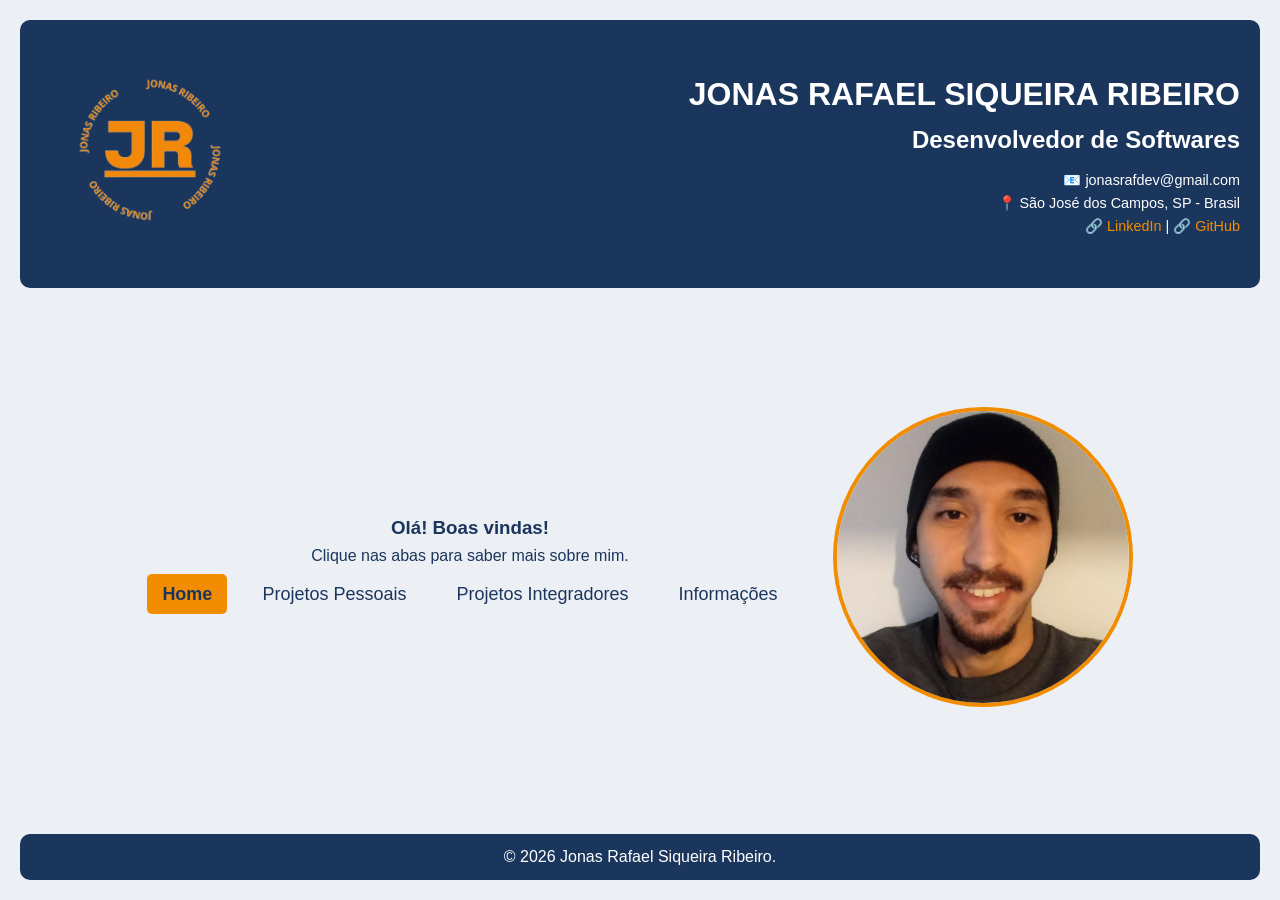
<file: docs/index.html>
<!DOCTYPE html>
<html lang="pt-BR">
<head>
    <meta charset="UTF-8">
    <meta name="viewport" content="width=device-width, initial-scale=1.0">
    <title>Jonas Ribeiro - Portfólio</title>
    <link rel="stylesheet" href="styles.css">
</head>
<body>
    <header>
        <div class="header-container">
            <div class="logo">
                <img src="img/logo.png" alt="Logo Jonas Ribeiro" />
            </div>
            <div class="info-perfil">
                <h1>JONAS RAFAEL SIQUEIRA RIBEIRO</h1>
                <h2>Desenvolvedor de Softwares</h2>
                <div class="contact-info">
                    <p>📧 jonasrafdev@gmail.com</p>
                    <p>📍 São José dos Campos, SP - Brasil</p>
                    <p>🔗 <a href="https://linkedin.com/in/jonasrsribeiro" target="_blank">LinkedIn</a> | 🔗 <a href="https://github.com/jonasrsribeiro" target="_blank">GitHub</a></p>
                </div>
            </div>
        </div>
    </header>

    <main>
        <section class="sobre-mim">
            <nav class="creative-navbar">
                <h1>Olá! Boas vindas!</h1>
                <p>Clique nas abas para saber mais sobre mim.</p>
                <ul>
                    <li><a href="index.html" class="active">Home</a></li>
                    <li><a href="templates/projetos-pessoais.html">Projetos Pessoais</a></li>
                    <li><a href="templates/projetos.html">Projetos Integradores</a></li>
                    <li><a href="templates/informacoes.html">Informações</a></li>
                </ul>
            </nav>
            <div class="foto-perfil">
                <img src="img/foto.jpeg" alt="Foto de Jonas Ribeiro" />
            </div>
        </section>
    </main>

    <footer>
        <p>&copy; 2026 Jonas Rafael Siqueira Ribeiro.</p>
    </footer>
</body>
</html>
</file>
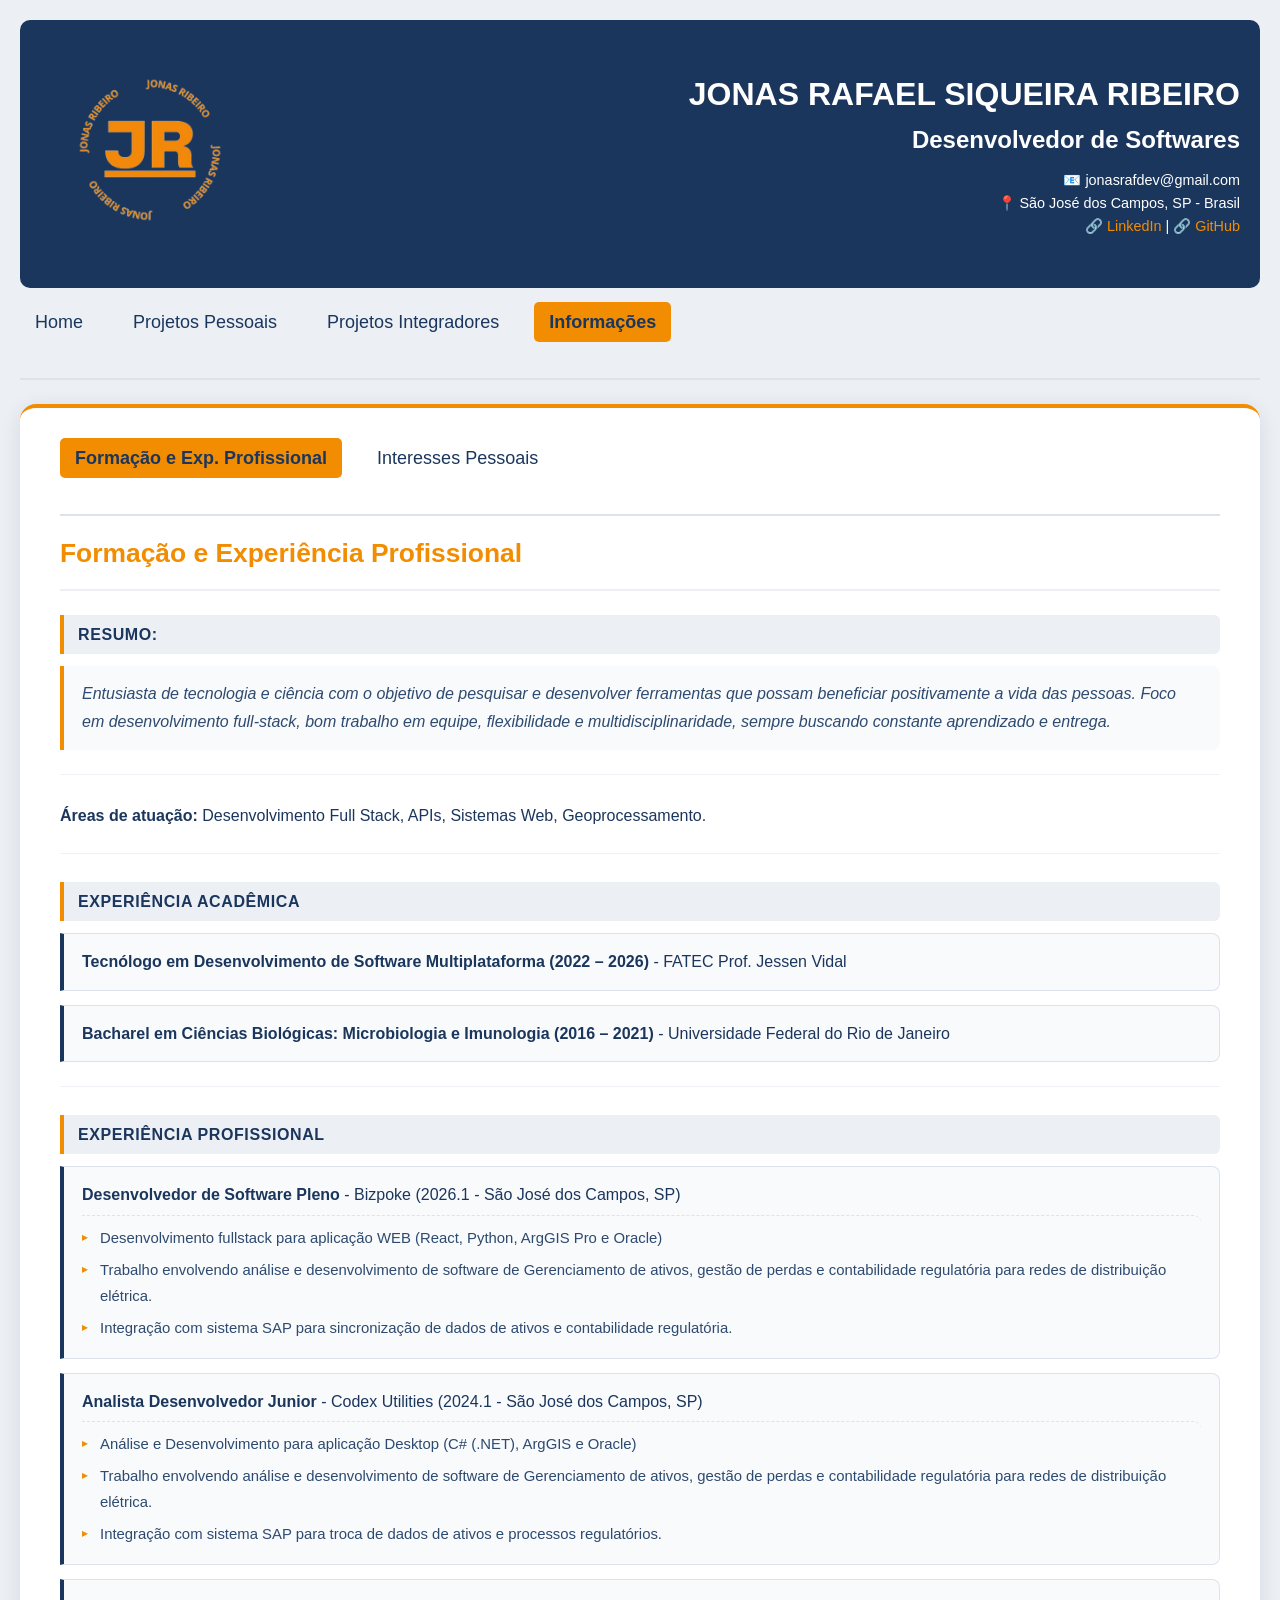
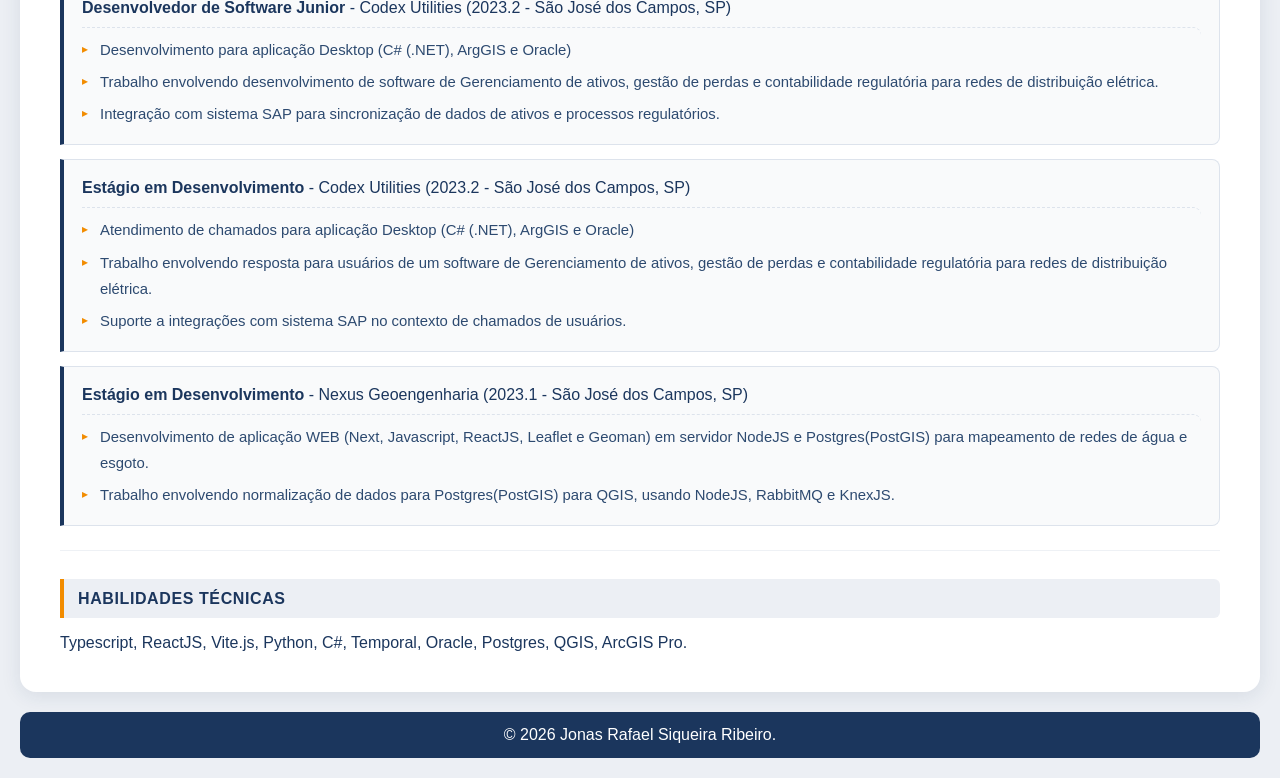
<file: docs/templates/informacoes.html>
<!DOCTYPE html>
<html lang="pt-BR">
<head>
    <meta charset="UTF-8">
    <meta name="viewport" content="width=device-width, initial-scale=1.0">
    <title>Jonas Ribeiro - Informações</title>
    <link rel="stylesheet" href="../informacoes.css">
</head>
<body>
    <header>
        <div class="header-container">
            <div class="logo">
                <img src="../img/logo.png" alt="Logo Jonas Ribeiro" />
            </div>
            <div class="info-perfil">
                <h1>JONAS RAFAEL SIQUEIRA RIBEIRO</h1>
                <h2>Desenvolvedor de Softwares</h2>
                <div class="contact-info">
                    <p>📧 jonasrafdev@gmail.com</p>
                    <p>📍 São José dos Campos, SP - Brasil</p>
                    <p>🔗 <a href="https://linkedin.com/in/jonasrsribeiro" target="_blank">LinkedIn</a> | 🔗 <a href="https://github.com/jonasrsribeiro" target="_blank">GitHub</a></p>
                </div>
            </div>
        </div>
    </header>

    <main>
        <nav class="creative-navbar">
            <ul>
                <li><a href="../index.html">Home</a></li>
                <li><a href="projetos-pessoais.html">Projetos Pessoais</a></li>
                <li><a href="projetos.html">Projetos Integradores</a></li>
                <li><a href="informacoes.html" class="active">Informações</a></li>
            </ul>
        </nav>
        <br>
        <hr>
        <section class="projetos-container">
            <article class="projeto-item">
                <nav class="creative-navbar">
                    <ul>
                        <li><a href="informacoes.html" class="active">Formação e Exp. Profissional</a></li>
                        <li><a href="informacoes2.html">Interesses Pessoais</a></li>
                    </ul>
                </nav>
                <br>
                <hr>
                <h2>Formação e Experiência Profissional</h2>
                <ul>
                    <li>
                        <h3>Resumo:</h3>
                        <blockquote>
                            Entusiasta de tecnologia e ciência com o objetivo de pesquisar e desenvolver ferramentas que possam beneficiar positivamente a vida das pessoas. Foco em desenvolvimento full-stack, bom trabalho em equipe, flexibilidade e multidisciplinaridade, sempre buscando constante aprendizado e entrega.
                        </blockquote>
                    </li>
                    <li><strong>Áreas de atuação:</strong> Desenvolvimento Full Stack, APIs, Sistemas Web, Geoprocessamento.</li>

                    <li>
                        <h3>Experiência Acadêmica</h3>
                        <ul>
                            <li><strong>Tecnólogo em Desenvolvimento de Software Multiplataforma (2022 – 2026)</strong> - FATEC Prof. Jessen Vidal</li>
                            <li><strong>Bacharel em Ciências Biológicas: Microbiologia e Imunologia (2016 – 2021)</strong> - Universidade Federal do Rio de Janeiro</li>
                        </ul>
                    </li>

                    <li>
                        <h3>Experiência profissional</h3>
                        <ul>
                            <li>
                                <strong>Desenvolvedor de Software Pleno</strong> - Bizpoke (2026.1 - São José dos Campos, SP)
                                <blockquote>
                                    <li>Desenvolvimento fullstack para aplicação WEB (React, Python, ArgGIS Pro e Oracle)</li>
                                    <li>Trabalho envolvendo análise e desenvolvimento de software de Gerenciamento de ativos, gestão de perdas e contabilidade regulatória para redes de distribuição elétrica.</li>
                                    <li>Integração com sistema SAP para sincronização de dados de ativos e contabilidade regulatória.</li>
                                </blockquote>
                            </li>
                            <li>
                                <strong>Analista Desenvolvedor Junior</strong> - Codex Utilities (2024.1 - São José dos Campos, SP)
                                <blockquote>
                                    <li>Análise e Desenvolvimento para aplicação Desktop (C# (.NET), ArgGIS e Oracle)</li>
                                    <li>Trabalho envolvendo análise e desenvolvimento de software de Gerenciamento de ativos, gestão de perdas e contabilidade regulatória para redes de distribuição elétrica.</li>
                                    <li>Integração com sistema SAP para troca de dados de ativos e processos regulatórios.</li>
                                </blockquote>
                            </li>
                            <li>
                                <strong>Desenvolvedor de Software Junior</strong> - Codex Utilities (2023.2 - São José dos Campos, SP)
                                <blockquote>
                                    <li>Desenvolvimento para aplicação Desktop (C# (.NET), ArgGIS e Oracle)</li>
                                    <li>Trabalho envolvendo desenvolvimento de software de Gerenciamento de ativos, gestão de perdas e contabilidade regulatória para redes de distribuição elétrica.</li>
                                    <li>Integração com sistema SAP para sincronização de dados de ativos e processos regulatórios.</li>
                                </blockquote>
                            </li>
                            <li>
                                <strong>Estágio em Desenvolvimento</strong> - Codex Utilities (2023.2 - São José dos Campos, SP)
                                <blockquote>
                                    <li>Atendimento de chamados para aplicação Desktop (C# (.NET), ArgGIS e Oracle)</li>
                                    <li>Trabalho envolvendo resposta para usuários de um software de Gerenciamento de ativos, gestão de perdas e contabilidade regulatória para redes de distribuição elétrica.</li>
                                    <li>Suporte a integrações com sistema SAP no contexto de chamados de usuários.</li>
                                </blockquote>
                            </li>
                            <li>
                                <strong>Estágio em Desenvolvimento</strong> - Nexus Geoengenharia (2023.1 - São José dos Campos, SP)
                                <blockquote>
                                    <li>Desenvolvimento de aplicação WEB (Next, Javascript, ReactJS, Leaflet e Geoman) em servidor NodeJS e Postgres(PostGIS) para mapeamento de redes de água e esgoto.</li>
                                    <li>Trabalho envolvendo normalização de dados para Postgres(PostGIS) para QGIS, usando NodeJS, RabbitMQ e KnexJS.</li>
                                </blockquote>
                            </li>
                        </ul>
                    </li>

                    <li><h3>Habilidades técnicas</h3> Typescript, ReactJS, Vite.js, Python, C#, Temporal, Oracle, Postgres, QGIS, ArcGIS Pro.</li>

                </ul>
            </article>
        </section>
    </main>

    <footer>
        <p>&copy; 2026 Jonas Rafael Siqueira Ribeiro.</p>
    </footer>
</body>
</html>
</file>
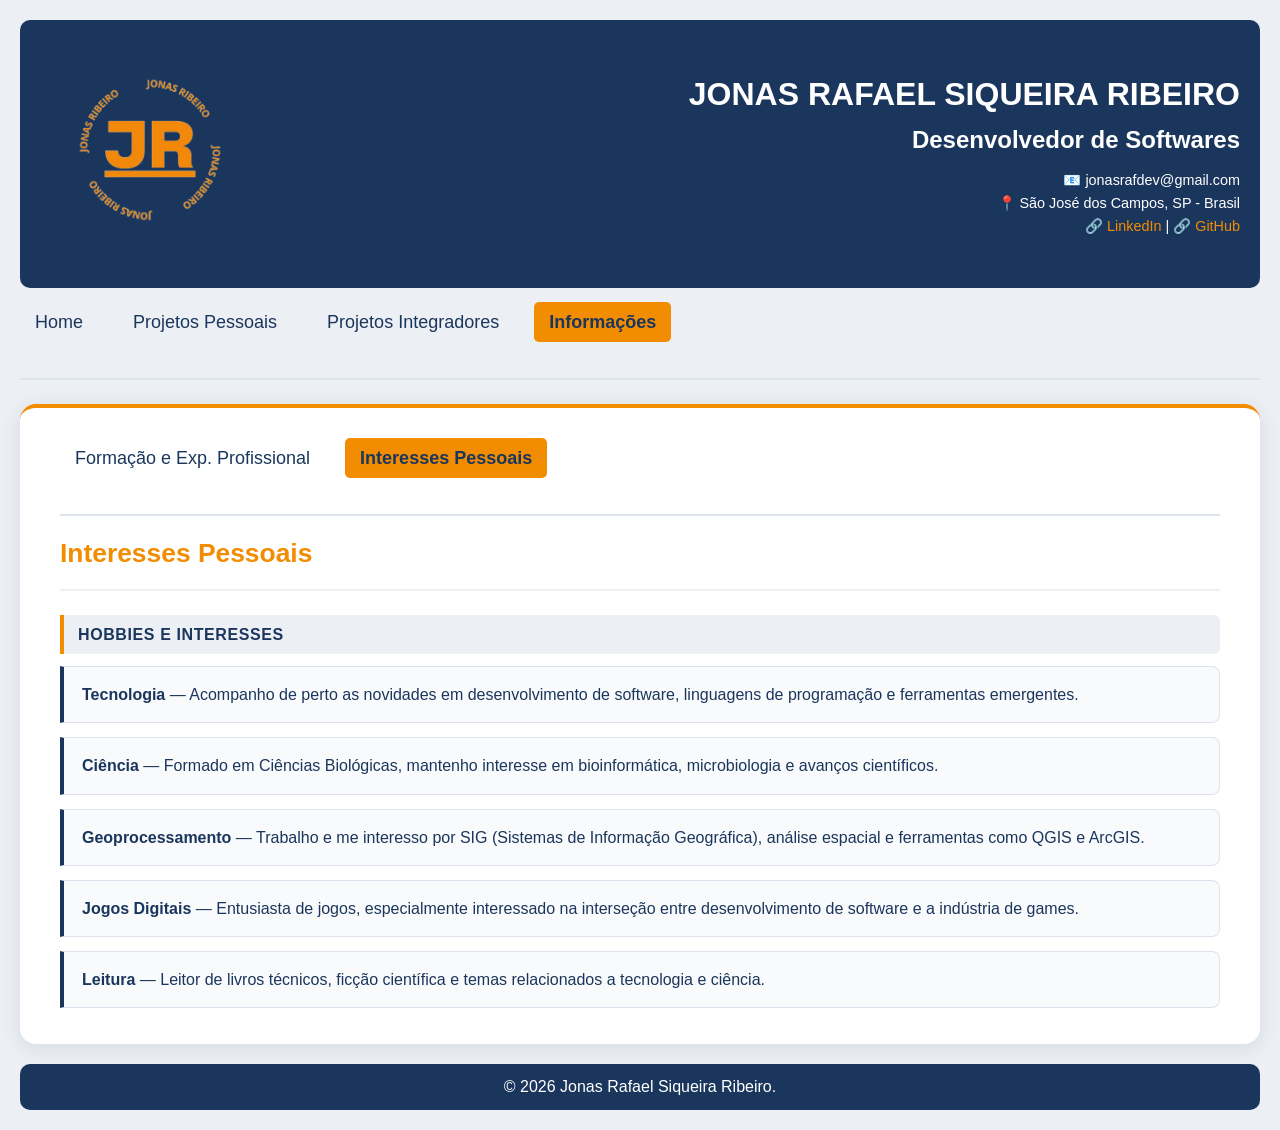
<file: docs/templates/informacoes2.html>
<!DOCTYPE html>
<html lang="pt-BR">
<head>
    <meta charset="UTF-8">
    <meta name="viewport" content="width=device-width, initial-scale=1.0">
    <title>Jonas Ribeiro - Interesses Pessoais</title>
    <link rel="stylesheet" href="../informacoes.css">
</head>
<body>
    <header>
        <div class="header-container">
            <div class="logo">
                <img src="../img/logo.png" alt="Logo Jonas Ribeiro" />
            </div>
            <div class="info-perfil">
                <h1>JONAS RAFAEL SIQUEIRA RIBEIRO</h1>
                <h2>Desenvolvedor de Softwares</h2>
                <div class="contact-info">
                    <p>📧 jonasrafdev@gmail.com</p>
                    <p>📍 São José dos Campos, SP - Brasil</p>
                    <p>🔗 <a href="https://linkedin.com/in/jonasrsribeiro" target="_blank">LinkedIn</a> | 🔗 <a href="https://github.com/jonasrsribeiro" target="_blank">GitHub</a></p>
                </div>
            </div>
        </div>
    </header>

    <main>
        <nav class="creative-navbar">
            <ul>
                <li><a href="../index.html">Home</a></li>
                <li><a href="projetos-pessoais.html">Projetos Pessoais</a></li>
                <li><a href="projetos.html">Projetos Integradores</a></li>
                <li><a href="informacoes.html" class="active">Informações</a></li>
            </ul>
        </nav>
        <br>
        <hr>
        <section class="projetos-container">
            <article class="projeto-item">
                <nav class="creative-navbar">
                    <ul>
                        <li><a href="informacoes.html">Formação e Exp. Profissional</a></li>
                        <li><a href="informacoes2.html" class="active">Interesses Pessoais</a></li>
                    </ul>
                </nav>
                <br>
                <hr>
                <h2>Interesses Pessoais</h2>
                <ul>
                    <li>
                        <h3>Hobbies e Interesses</h3>
                        <ul>
                            <li><strong>Tecnologia</strong> — Acompanho de perto as novidades em desenvolvimento de software, linguagens de programação e ferramentas emergentes.</li>
                            <li><strong>Ciência</strong> — Formado em Ciências Biológicas, mantenho interesse em bioinformática, microbiologia e avanços científicos.</li>
                            <li><strong>Geoprocessamento</strong> — Trabalho e me interesso por SIG (Sistemas de Informação Geográfica), análise espacial e ferramentas como QGIS e ArcGIS.</li>
                            <li><strong>Jogos Digitais</strong> — Entusiasta de jogos, especialmente interessado na interseção entre desenvolvimento de software e a indústria de games.</li>
                            <li><strong>Leitura</strong> — Leitor de livros técnicos, ficção científica e temas relacionados a tecnologia e ciência.</li>
                        </ul>
                    </li>
                </ul>
            </article>
        </section>
    </main>

    <footer>
        <p>&copy; 2026 Jonas Rafael Siqueira Ribeiro.</p>
    </footer>
</body>
</html>
</file>
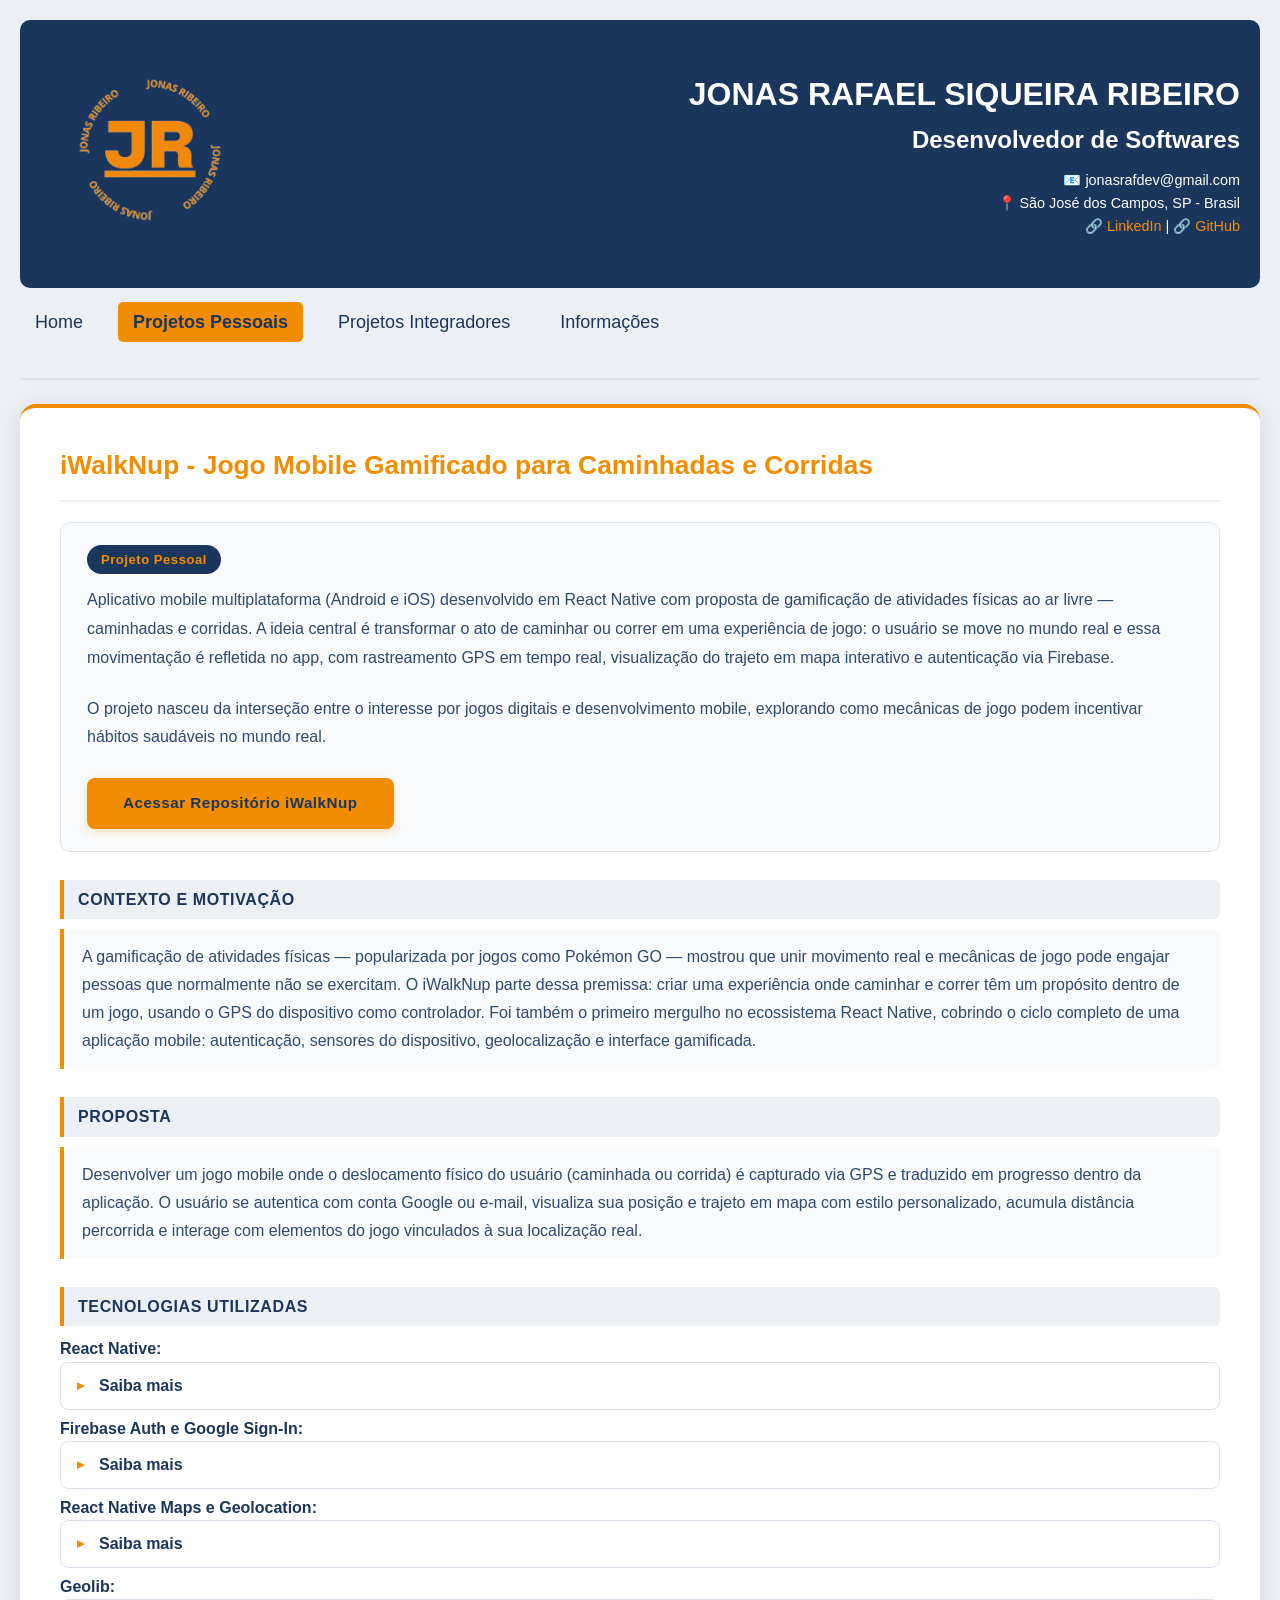
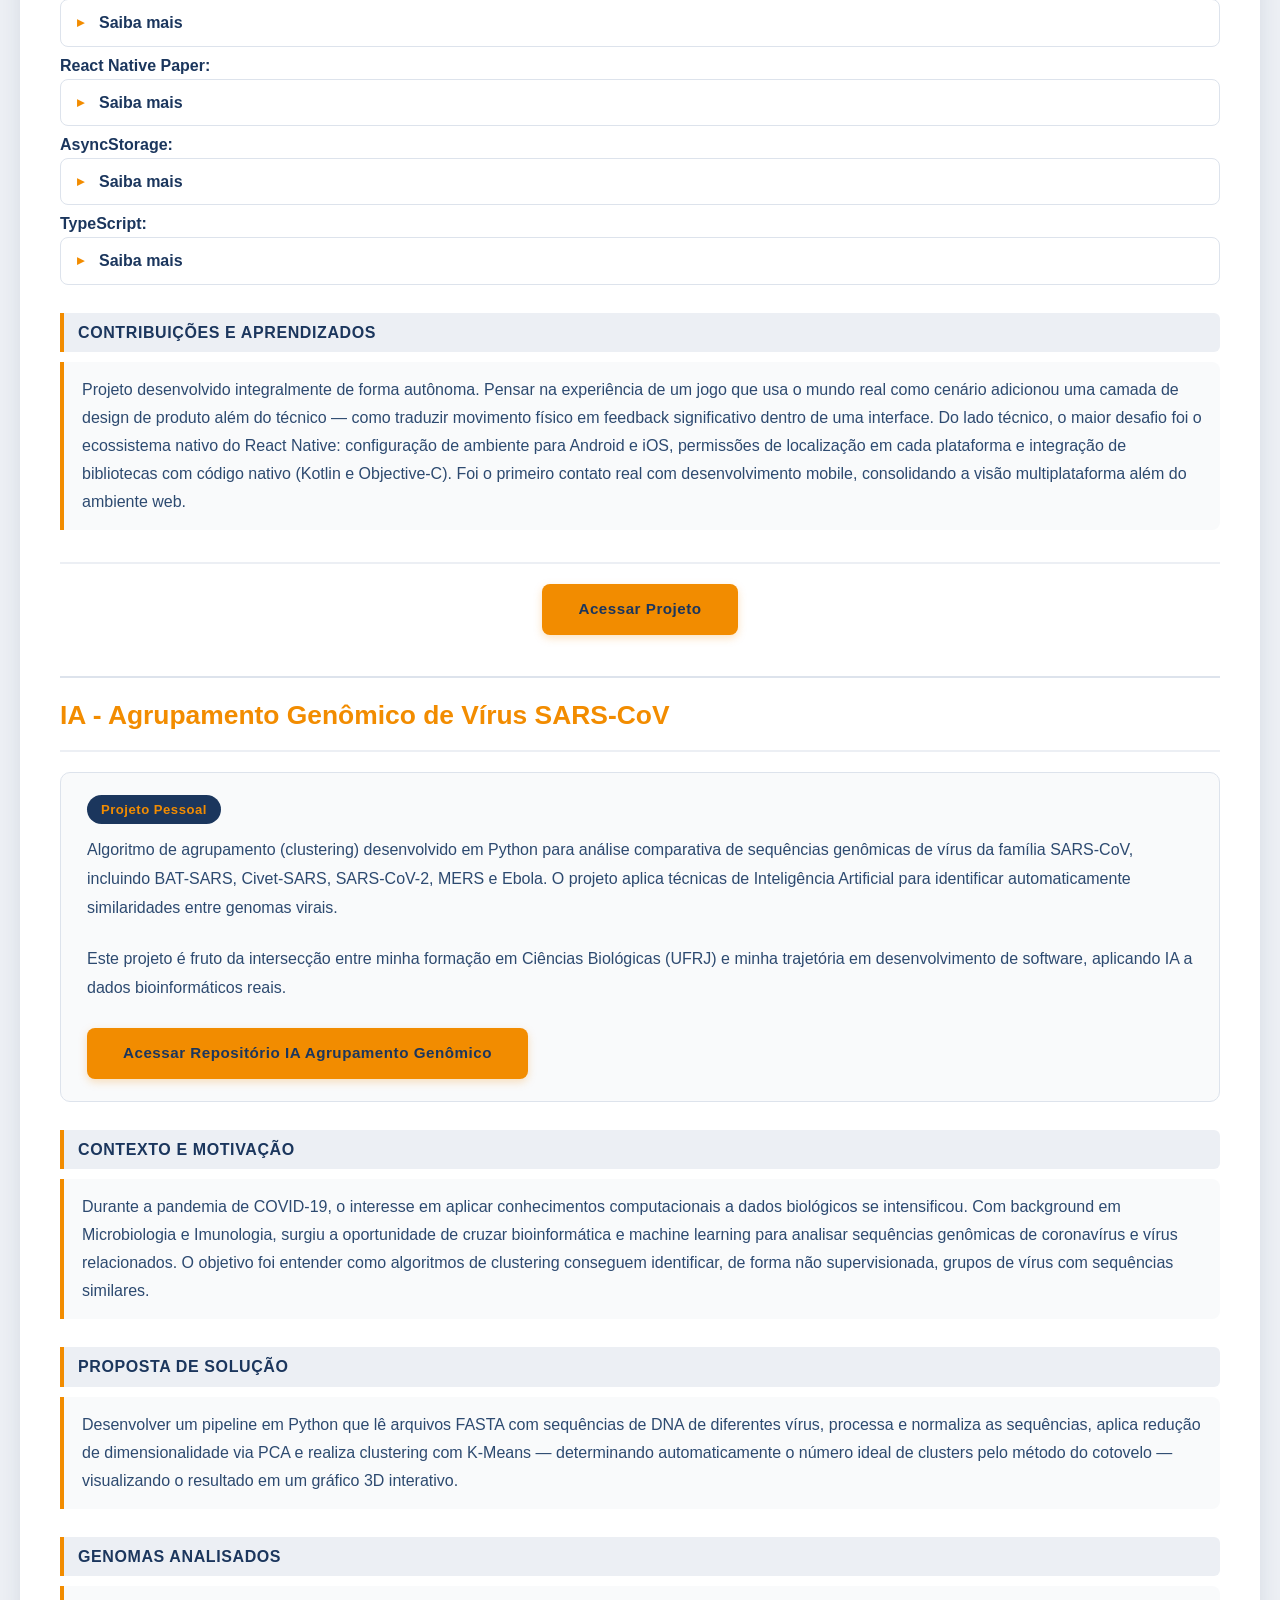
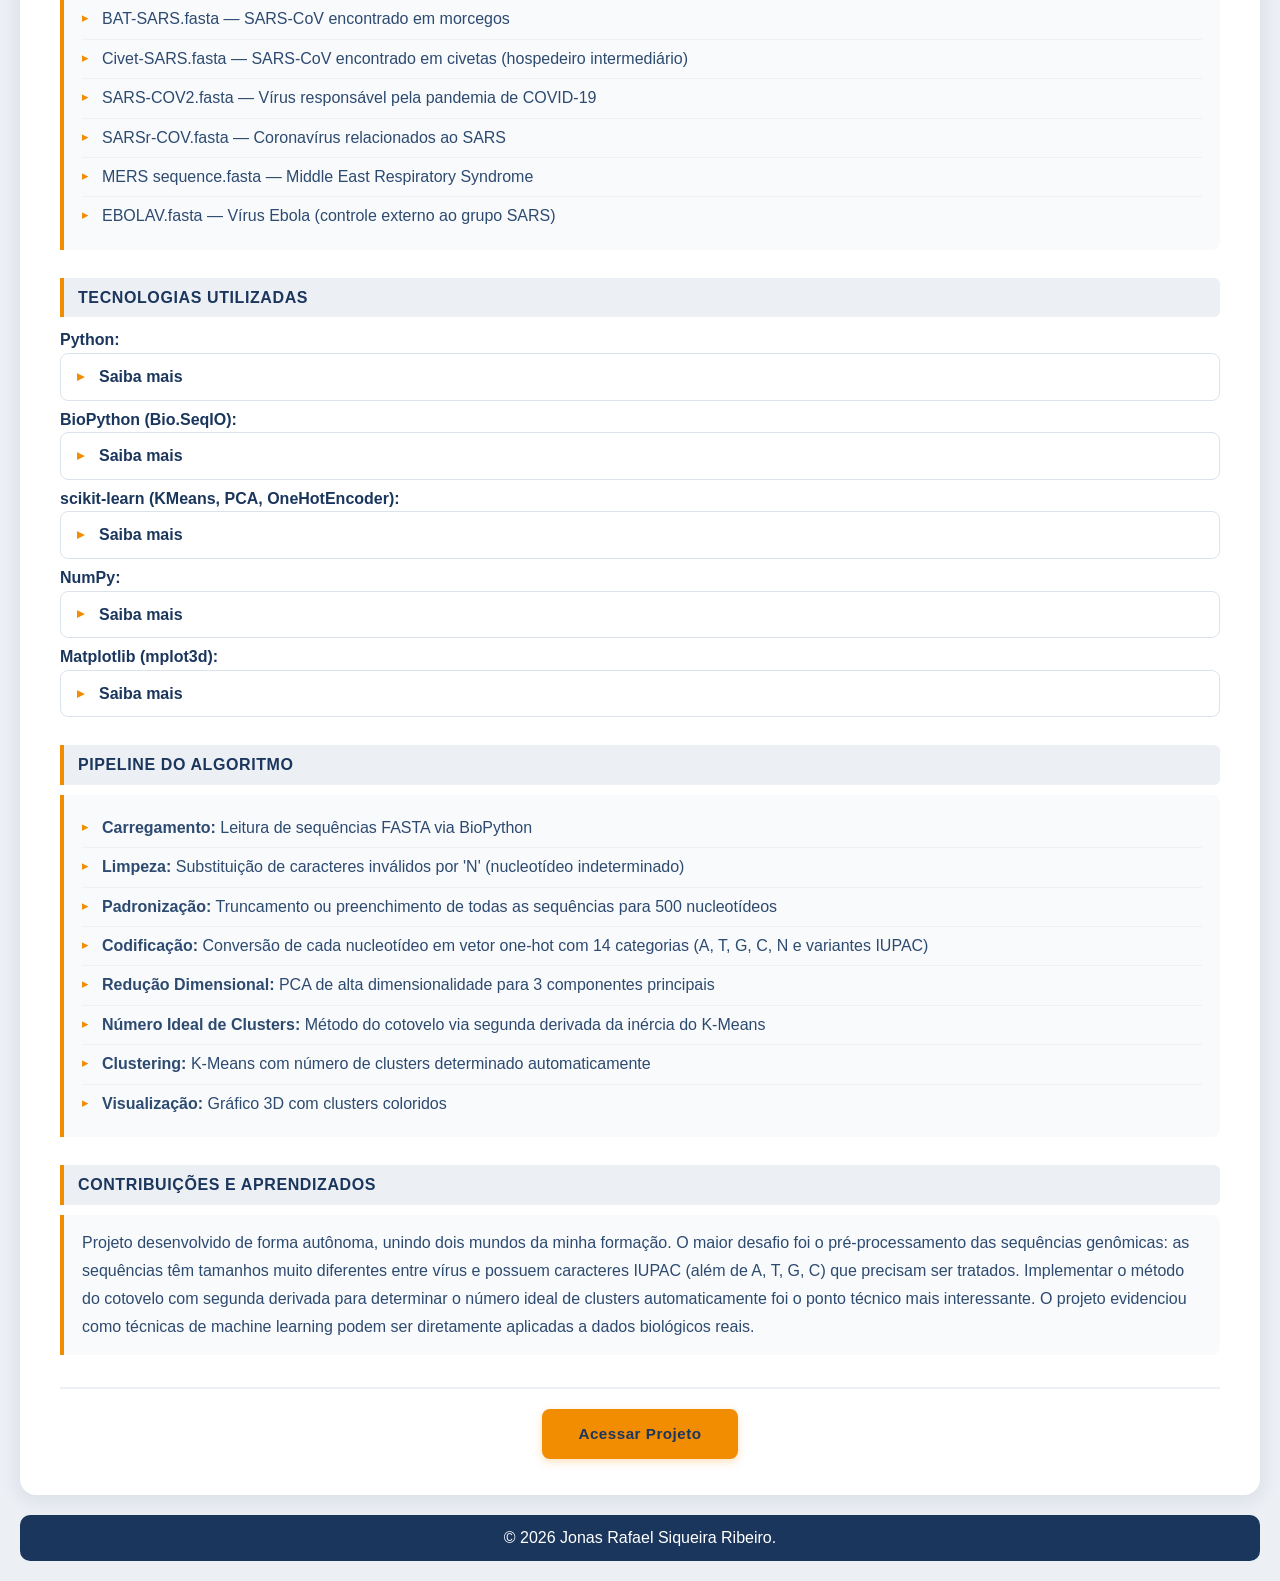
<file: docs/templates/projetos-pessoais.html>
<!DOCTYPE html>
<html lang="pt-BR">
<head>
    <meta charset="UTF-8">
    <meta name="viewport" content="width=device-width, initial-scale=1.0">
    <title>Jonas Ribeiro - Projetos Pessoais</title>
    <link rel="stylesheet" href="../projetos.css">
</head>
<body>
    <header>
        <div class="header-container">
            <div class="logo">
                <img src="../img/logo.png" alt="Logo Jonas Ribeiro" />
            </div>
            <div class="info-perfil">
                <h1>JONAS RAFAEL SIQUEIRA RIBEIRO</h1>
                <h2>Desenvolvedor de Softwares</h2>
                <div class="contact-info">
                    <p>📧 jonasrafdev@gmail.com</p>
                    <p>📍 São José dos Campos, SP - Brasil</p>
                    <p>🔗 <a href="https://linkedin.com/in/jonasrsribeiro" target="_blank">LinkedIn</a> | 🔗 <a href="https://github.com/jonasrsribeiro" target="_blank">GitHub</a></p>
                </div>
            </div>
        </div>
    </header>

    <main>
        <nav class="creative-navbar">
            <ul>
                <li><a href="../index.html">Home</a></li>
                <li><a href="projetos-pessoais.html" class="active">Projetos Pessoais</a></li>
                <li><a href="projetos.html">Projetos Integradores</a></li>
                <li><a href="informacoes.html">Informações</a></li>
            </ul>
        </nav>
        <br>
        <hr>
        <section class="projetos-container">
            <article class="projeto-item">

                <!-- ==================== iWalkNup ==================== -->
                <h2>iWalkNup - Jogo Mobile Gamificado para Caminhadas e Corridas</h2>

                <div class="projeto-intro">
                    <span class="projeto-ano">Projeto Pessoal</span>
                    <p>Aplicativo mobile multiplataforma (Android e iOS) desenvolvido em React Native com proposta de gamificação de atividades físicas ao ar livre — caminhadas e corridas. A ideia central é transformar o ato de caminhar ou correr em uma experiência de jogo: o usuário se move no mundo real e essa movimentação é refletida no app, com rastreamento GPS em tempo real, visualização do trajeto em mapa interativo e autenticação via Firebase.</p>
                    <p>O projeto nasceu da interseção entre o interesse por jogos digitais e desenvolvimento mobile, explorando como mecânicas de jogo podem incentivar hábitos saudáveis no mundo real.</p>
                    <a href="https://github.com/jonasrsribeiro/iwalknup" target="_blank" class="btn">Acessar Repositório iWalkNup</a>
                </div>

                <h3>Contexto e Motivação</h3>
                <blockquote>
                    A gamificação de atividades físicas — popularizada por jogos como Pokémon GO — mostrou que unir movimento real e mecânicas de jogo pode engajar pessoas que normalmente não se exercitam. O iWalkNup parte dessa premissa: criar uma experiência onde caminhar e correr têm um propósito dentro de um jogo, usando o GPS do dispositivo como controlador. Foi também o primeiro mergulho no ecossistema React Native, cobrindo o ciclo completo de uma aplicação mobile: autenticação, sensores do dispositivo, geolocalização e interface gamificada.
                </blockquote>

                <h3>Proposta</h3>
                <blockquote>
                    Desenvolver um jogo mobile onde o deslocamento físico do usuário (caminhada ou corrida) é capturado via GPS e traduzido em progresso dentro da aplicação. O usuário se autentica com conta Google ou e-mail, visualiza sua posição e trajeto em mapa com estilo personalizado, acumula distância percorrida e interage com elementos do jogo vinculados à sua localização real.
                </blockquote>

                <h3>Tecnologias Utilizadas</h3>
                <ul>
                    <li>
                        <strong>React Native:</strong>
                        <details>
                            <summary>Saiba mais</summary>
                            Framework para desenvolvimento mobile multiplataforma usando JavaScript e TypeScript. Permite criar aplicativos nativos para Android e iOS a partir de uma única base de código. Escolhido por aproveitar o conhecimento já adquirido em React para web, reduzindo a curva de aprendizado do ecossistema mobile.
                        </details>
                    </li>
                    <li>
                        <strong>Firebase Auth e Google Sign-In:</strong>
                        <details>
                            <summary>Saiba mais</summary>
                            Firebase Authentication oferece autenticação de usuários de forma segura e escalável, com suporte a e-mail/senha e provedores externos. Integrado com o Google Sign-In, permite que o usuário acesse o app com sua conta Google sem precisar criar um cadastro separado.
                        </details>
                    </li>
                    <li>
                        <strong>React Native Maps e Geolocation:</strong>
                        <details>
                            <summary>Saiba mais</summary>
                            React Native Maps fornece componentes de mapa interativo integrados ao Google Maps, com suporte a marcadores, polígonos e estilos personalizados. O pacote Geolocation acessa o GPS do dispositivo para captura de coordenadas em tempo real. O mapa foi estilizado com uma paleta visual personalizada via arquivo de configuração JSON.
                        </details>
                    </li>
                    <li>
                        <strong>Geolib:</strong>
                        <details>
                            <summary>Saiba mais</summary>
                            Biblioteca JavaScript para cálculos geoespaciais, como distância entre coordenadas, bearing e conversões de unidades. Utilizada para calcular distâncias percorridas entre pontos GPS capturados ao longo de um trajeto.
                        </details>
                    </li>
                    <li>
                        <strong>React Native Paper:</strong>
                        <details>
                            <summary>Saiba mais</summary>
                            Biblioteca de componentes de interface seguindo as diretrizes do Material Design. Utilizada para construir a UI do aplicativo com componentes prontos e consistentes, como botões, cards, inputs e navegação.
                        </details>
                    </li>
                    <li>
                        <strong>AsyncStorage:</strong>
                        <details>
                            <summary>Saiba mais</summary>
                            Solução de armazenamento local assíncrono para React Native. Permite persistir dados do usuário no dispositivo sem necessidade de conexão constante com a internet, garantindo funcionamento offline básico.
                        </details>
                    </li>
                    <li>
                        <strong>TypeScript:</strong>
                        <details>
                            <summary>Saiba mais</summary>
                            Superset tipado do JavaScript que adiciona checagem estática de tipos. Utilizado para aumentar a confiabilidade do código e facilitar a manutenção, especialmente ao lidar com dados de geolocalização e respostas de API.
                        </details>
                    </li>
                </ul>

                <h3>Contribuições e Aprendizados</h3>
                <blockquote>
                    Projeto desenvolvido integralmente de forma autônoma. Pensar na experiência de um jogo que usa o mundo real como cenário adicionou uma camada de design de produto além do técnico — como traduzir movimento físico em feedback significativo dentro de uma interface. Do lado técnico, o maior desafio foi o ecossistema nativo do React Native: configuração de ambiente para Android e iOS, permissões de localização em cada plataforma e integração de bibliotecas com código nativo (Kotlin e Objective-C). Foi o primeiro contato real com desenvolvimento mobile, consolidando a visão multiplataforma além do ambiente web.
                </blockquote>

                <div class="btn-wrapper">
                    <a href="https://github.com/jonasrsribeiro/iwalknup" class="btn" target="_blank">Acessar Projeto</a>
                </div>

                <br>
                <hr>

                <!-- ==================== IA Agrupamento Genômico ==================== -->
                <h2>IA - Agrupamento Genômico de Vírus SARS-CoV</h2>

                <div class="projeto-intro">
                    <span class="projeto-ano">Projeto Pessoal</span>
                    <p>Algoritmo de agrupamento (clustering) desenvolvido em Python para análise comparativa de sequências genômicas de vírus da família SARS-CoV, incluindo BAT-SARS, Civet-SARS, SARS-CoV-2, MERS e Ebola. O projeto aplica técnicas de Inteligência Artificial para identificar automaticamente similaridades entre genomas virais.</p>
                    <p>Este projeto é fruto da intersecção entre minha formação em Ciências Biológicas (UFRJ) e minha trajetória em desenvolvimento de software, aplicando IA a dados bioinformáticos reais.</p>
                    <a href="https://github.com/jonasrsribeiro/IA-agrupamento-genomico" target="_blank" class="btn">Acessar Repositório IA Agrupamento Genômico</a>
                </div>

                <h3>Contexto e Motivação</h3>
                <blockquote>
                    Durante a pandemia de COVID-19, o interesse em aplicar conhecimentos computacionais a dados biológicos se intensificou. Com background em Microbiologia e Imunologia, surgiu a oportunidade de cruzar bioinformática e machine learning para analisar sequências genômicas de coronavírus e vírus relacionados. O objetivo foi entender como algoritmos de clustering conseguem identificar, de forma não supervisionada, grupos de vírus com sequências similares.
                </blockquote>

                <h3>Proposta de Solução</h3>
                <blockquote>
                    Desenvolver um pipeline em Python que lê arquivos FASTA com sequências de DNA de diferentes vírus, processa e normaliza as sequências, aplica redução de dimensionalidade via PCA e realiza clustering com K-Means — determinando automaticamente o número ideal de clusters pelo método do cotovelo — visualizando o resultado em um gráfico 3D interativo.
                </blockquote>

                <h3>Genomas Analisados</h3>
                <blockquote>
                    <ul>
                        <li>BAT-SARS.fasta — SARS-CoV encontrado em morcegos</li>
                        <li>Civet-SARS.fasta — SARS-CoV encontrado em civetas (hospedeiro intermediário)</li>
                        <li>SARS-COV2.fasta — Vírus responsável pela pandemia de COVID-19</li>
                        <li>SARSr-COV.fasta — Coronavírus relacionados ao SARS</li>
                        <li>MERS sequence.fasta — Middle East Respiratory Syndrome</li>
                        <li>EBOLAV.fasta — Vírus Ebola (controle externo ao grupo SARS)</li>
                    </ul>
                </blockquote>

                <h3>Tecnologias Utilizadas</h3>
                <ul>
                    <li>
                        <strong>Python:</strong>
                        <details>
                            <summary>Saiba mais</summary>
                            Linguagem principal do projeto, escolhida pela ampla disponibilidade de bibliotecas científicas e bioinformáticas. Python é o padrão da indústria para análise de dados, machine learning e bioinformática.
                        </details>
                    </li>
                    <li>
                        <strong>BioPython (Bio.SeqIO):</strong>
                        <details>
                            <summary>Saiba mais</summary>
                            Biblioteca especializada em bioinformática para Python. Utilizada para fazer o parsing de arquivos no formato FASTA — padrão amplamente adotado para representação de sequências de DNA, RNA e proteínas. Permite ler, manipular e iterar sobre registros genômicos de forma simples.
                        </details>
                    </li>
                    <li>
                        <strong>scikit-learn (KMeans, PCA, OneHotEncoder):</strong>
                        <details>
                            <summary>Saiba mais</summary>
                            Principal biblioteca de machine learning do ecossistema Python. Três módulos foram fundamentais: <em>OneHotEncoder</em> para codificar cada nucleotídeo (A, T, G, C e variantes IUPAC) em vetores numéricos; <em>PCA</em> (Análise de Componentes Principais) para reduzir a alta dimensionalidade das sequências para 3 componentes visualizáveis; e <em>KMeans</em> para o clustering propriamente dito.
                        </details>
                    </li>
                    <li>
                        <strong>NumPy:</strong>
                        <details>
                            <summary>Saiba mais</summary>
                            Biblioteca fundamental para computação numérica em Python. Utilizada para manipulação de arrays multidimensionais durante o processo de codificação one-hot das sequências e operações matriciais no pipeline de pré-processamento.
                        </details>
                    </li>
                    <li>
                        <strong>Matplotlib (mplot3d):</strong>
                        <details>
                            <summary>Saiba mais</summary>
                            Biblioteca de visualização de dados. O módulo mplot3d foi utilizado para plotar os clusters resultantes em um espaço tridimensional, com cada ponto representando uma sequência genômica e as cores indicando o cluster ao qual foi atribuída.
                        </details>
                    </li>
                </ul>

                <h3>Pipeline do Algoritmo</h3>
                <blockquote>
                    <ul>
                        <li><strong>Carregamento:</strong> Leitura de sequências FASTA via BioPython</li>
                        <li><strong>Limpeza:</strong> Substituição de caracteres inválidos por 'N' (nucleotídeo indeterminado)</li>
                        <li><strong>Padronização:</strong> Truncamento ou preenchimento de todas as sequências para 500 nucleotídeos</li>
                        <li><strong>Codificação:</strong> Conversão de cada nucleotídeo em vetor one-hot com 14 categorias (A, T, G, C, N e variantes IUPAC)</li>
                        <li><strong>Redução Dimensional:</strong> PCA de alta dimensionalidade para 3 componentes principais</li>
                        <li><strong>Número Ideal de Clusters:</strong> Método do cotovelo via segunda derivada da inércia do K-Means</li>
                        <li><strong>Clustering:</strong> K-Means com número de clusters determinado automaticamente</li>
                        <li><strong>Visualização:</strong> Gráfico 3D com clusters coloridos</li>
                    </ul>
                </blockquote>

                <h3>Contribuições e Aprendizados</h3>
                <blockquote>
                    Projeto desenvolvido de forma autônoma, unindo dois mundos da minha formação. O maior desafio foi o pré-processamento das sequências genômicas: as sequências têm tamanhos muito diferentes entre vírus e possuem caracteres IUPAC (além de A, T, G, C) que precisam ser tratados. Implementar o método do cotovelo com segunda derivada para determinar o número ideal de clusters automaticamente foi o ponto técnico mais interessante. O projeto evidenciou como técnicas de machine learning podem ser diretamente aplicadas a dados biológicos reais.
                </blockquote>

                <div class="btn-wrapper">
                    <a href="https://github.com/jonasrsribeiro/IA-agrupamento-genomico" class="btn" target="_blank">Acessar Projeto</a>
                </div>

            </article>
        </section>
    </main>

    <footer>
        <p>&copy; 2026 Jonas Rafael Siqueira Ribeiro.</p>
    </footer>
</body>
</html>
</file>
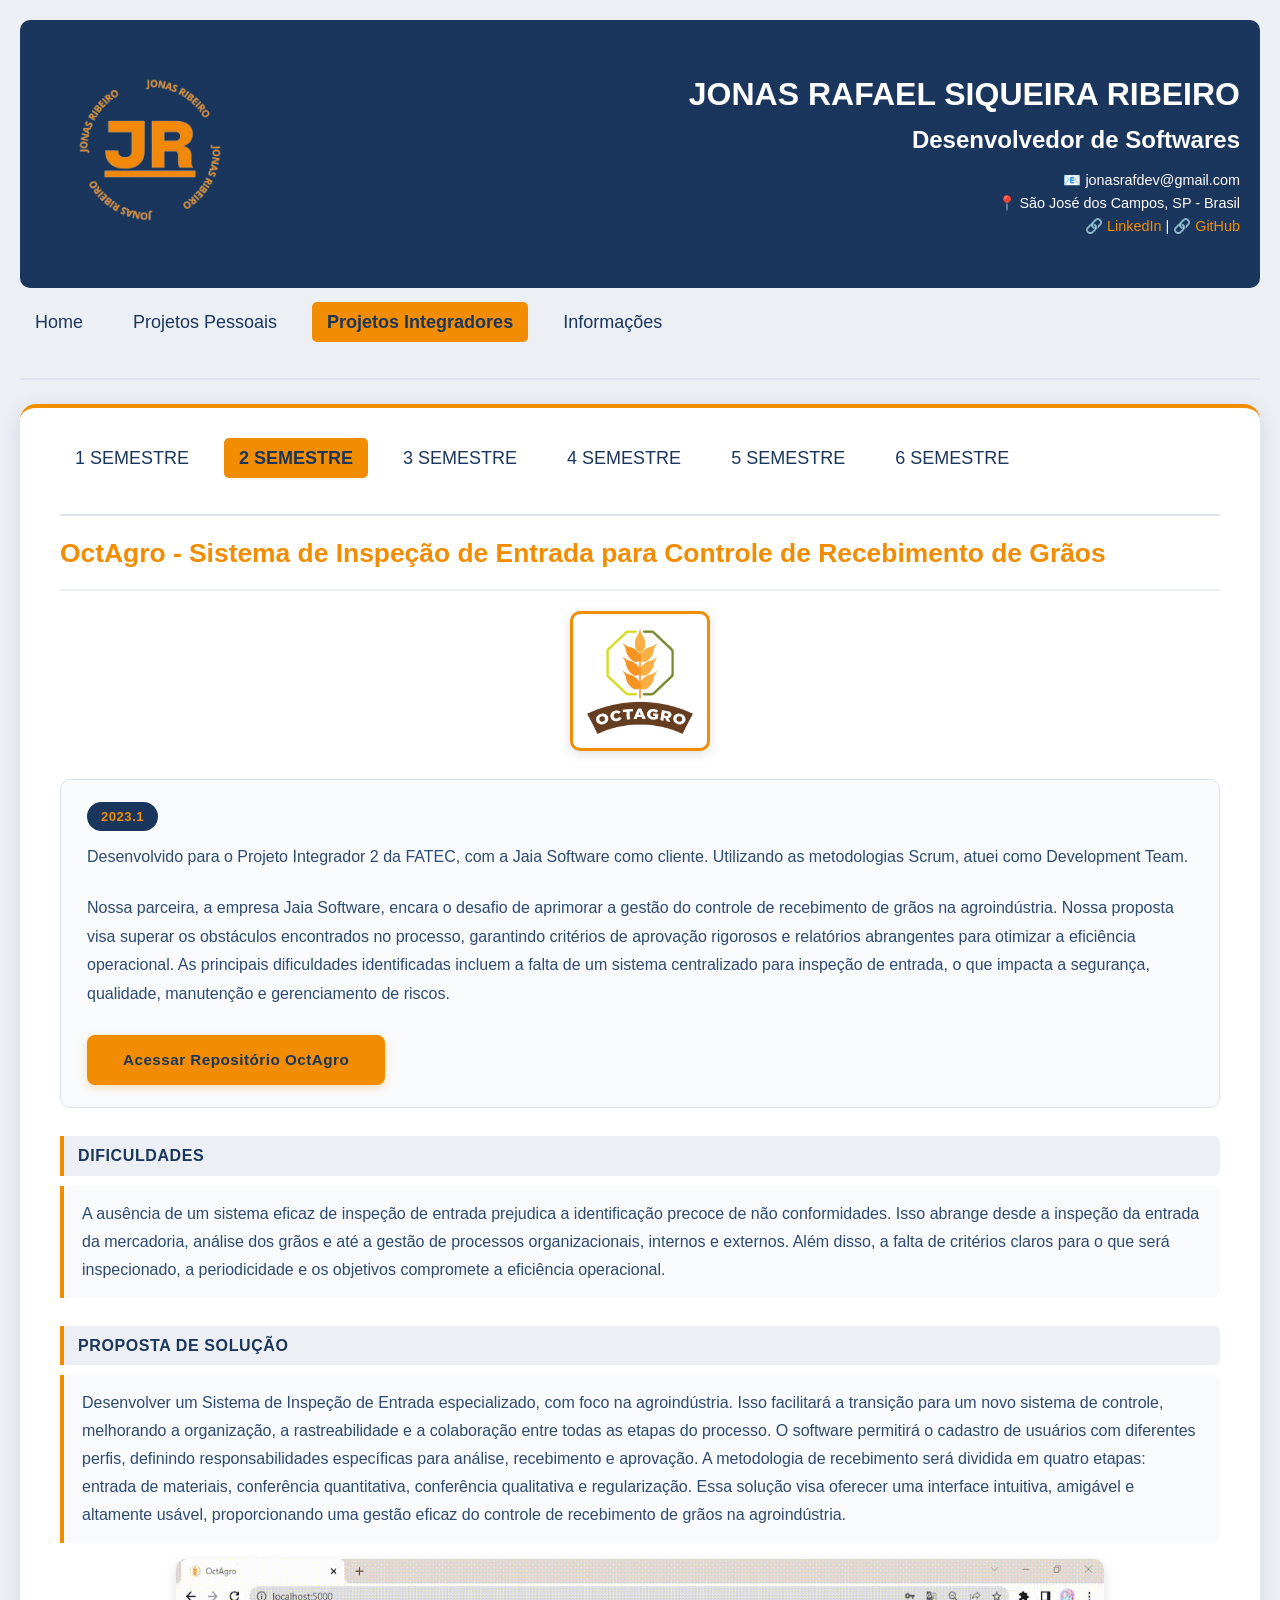
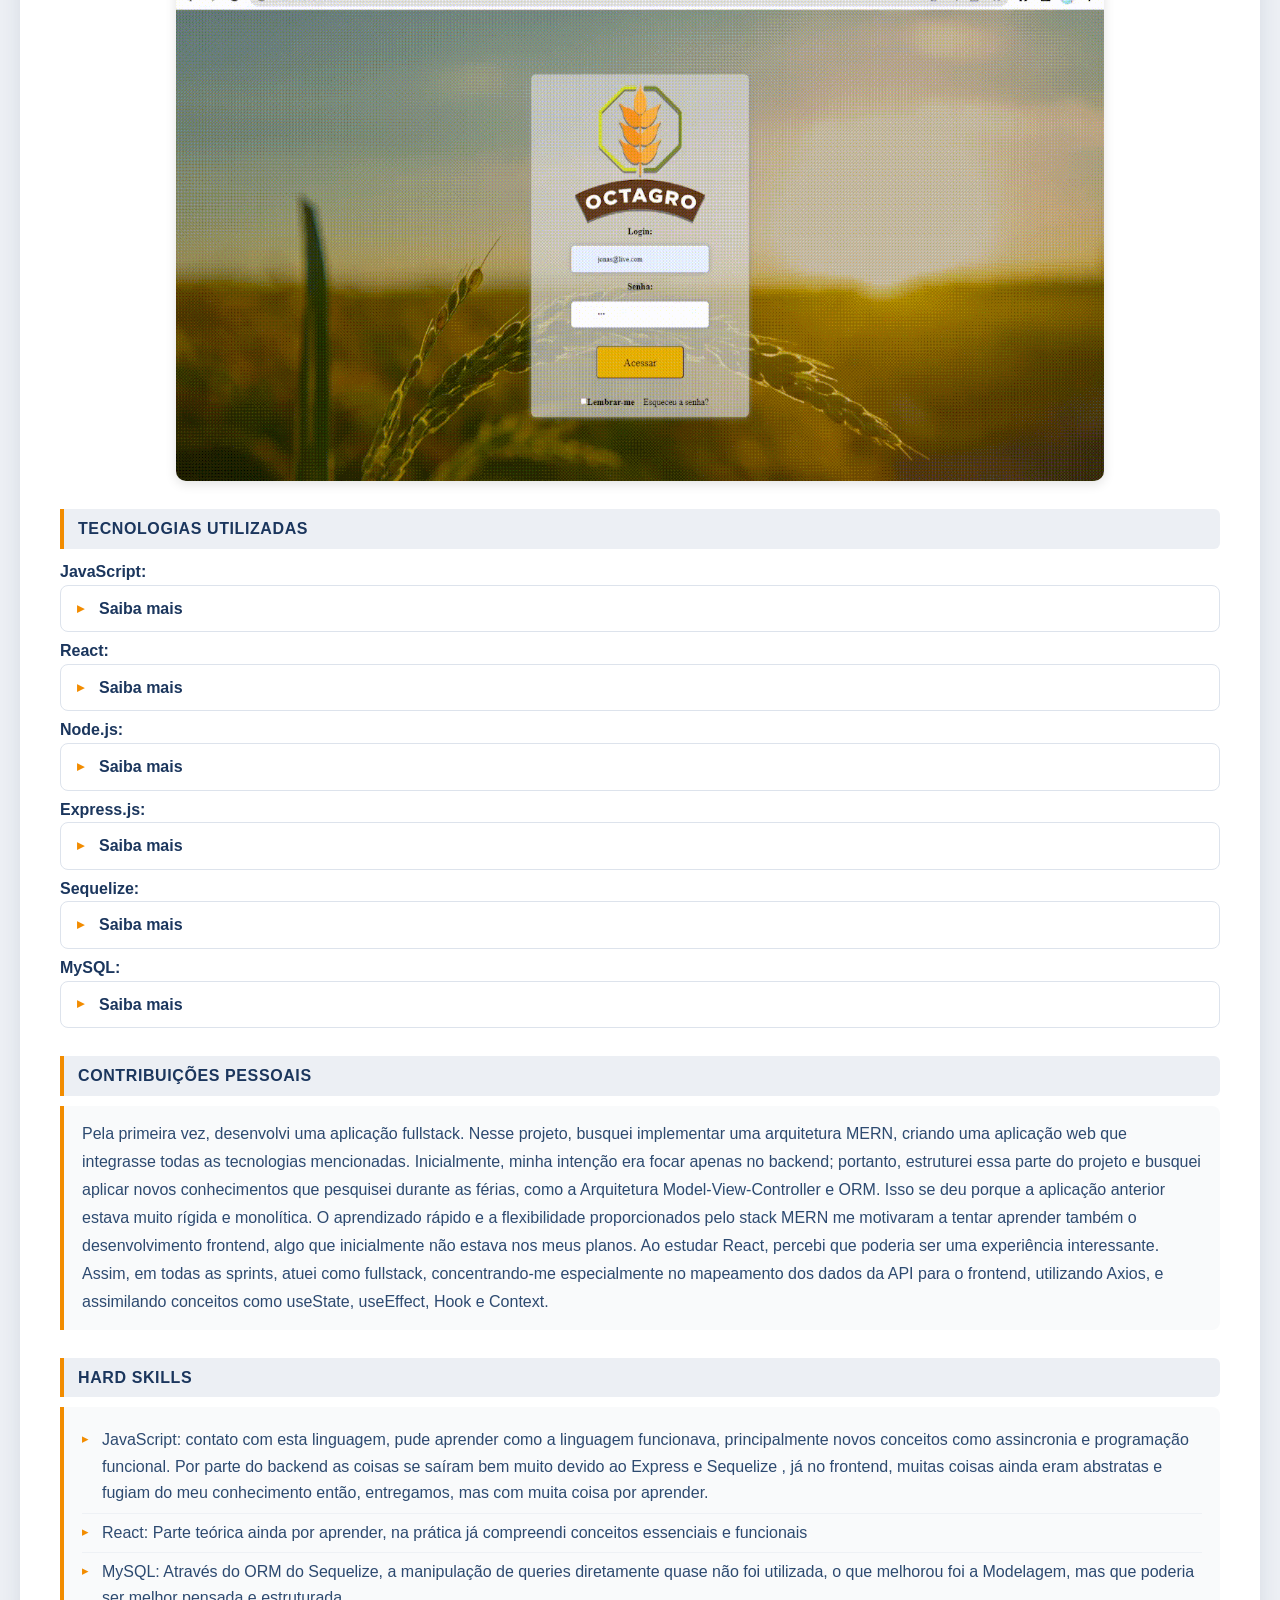
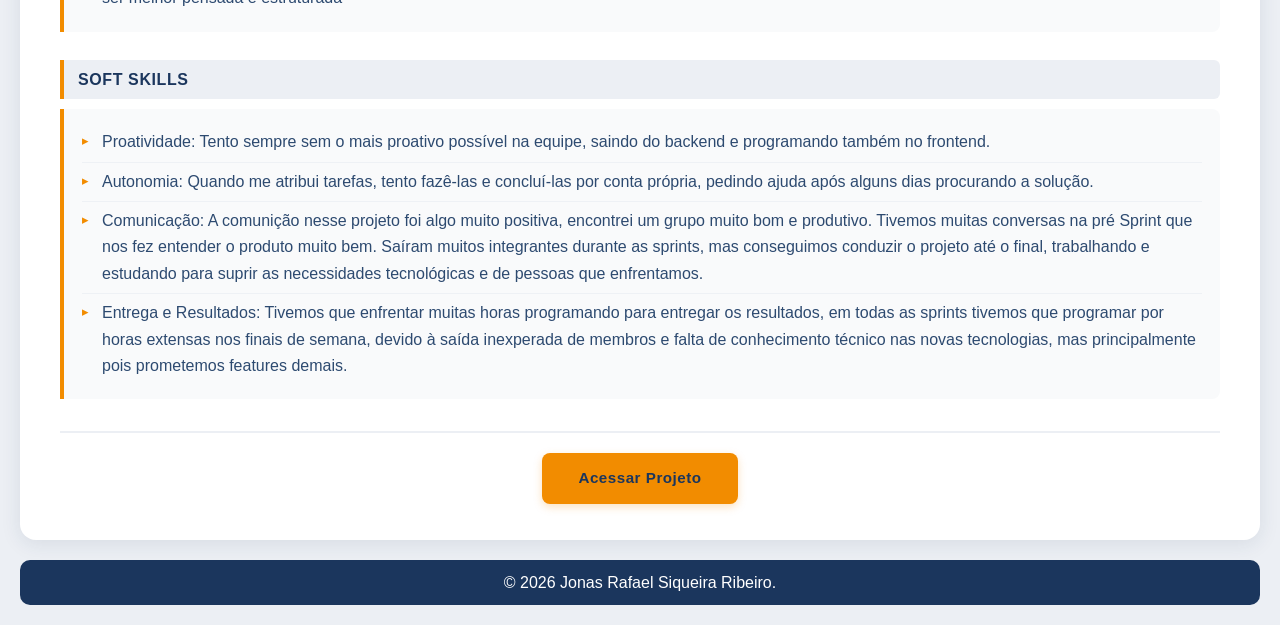
<file: docs/templates/projetos2.html>
<!DOCTYPE html>
<html lang="pt-BR">
<head>
    <meta charset="UTF-8">
    <meta name="viewport" content="width=device-width, initial-scale=1.0">
    <title>Jonas Ribeiro - Projetos</title>
    <link rel="stylesheet" href="../projetos.css">
</head>
<body>
    <header>
        <div class="header-container">
            <div class="logo">
                <img src="../img/logo.png" alt="Logo Jonas Ribeiro" />
            </div>
            <div class="info-perfil">
                <h1>JONAS RAFAEL SIQUEIRA RIBEIRO</h1>
                <h2>Desenvolvedor de Softwares</h2>
                <div class="contact-info">
                    <p>📧 jonasrafdev@gmail.com</p>
                    <p>📍 São José dos Campos, SP - Brasil</p>
                    <p>🔗 <a href="https://linkedin.com/in/jonasrsribeiro" target="_blank">LinkedIn</a> | 🔗 <a href="https://github.com/jonasrsribeiro" target="_blank">GitHub</a></p>
                </div>
            </div>
        </div>
    </header>

    <main>
        <nav class="creative-navbar">
            <ul>
                <li><a href="../index.html">Home</a></li>
                <li><a href="projetos-pessoais.html">Projetos Pessoais</a></li>
                <li><a href="projetos.html" class="active">Projetos Integradores</a></li>
                <li><a href="informacoes.html">Informações</a></li>
            </ul>
        </nav>
        <br>
        <hr>
        <section class="projetos-container">
            <article class="projeto-item">
                <nav class="creative-navbar">
                    <ul>
                        <li><a href="projetos.html">1 SEMESTRE</a></li>
                        <li><a href="projetos2.html" class="active">2 SEMESTRE</a></li>
                        <li><a href="projetos3.html">3 SEMESTRE</a></li>
                        <li><a href="projetos4.html">4 SEMESTRE</a></li>
                        <li><a href="projetos5.html">5 SEMESTRE</a></li>
                        <li><a href="projetos6.html">6 SEMESTRE</a></li>
                    </ul>
                </nav>
                <br>
                <hr>
                <h2>OctAgro - Sistema de Inspeção de Entrada para Controle de Recebimento de Grãos</h2>
                <p style="text-align: center;">
                    <img src="../img/logo Octagro.png" alt="logo octagro" class="projeto-logo">
                </p>
                <div class="projeto-intro">
                    <span class="projeto-ano">2023.1</span>
                    <p>Desenvolvido para o Projeto Integrador 2 da FATEC, com a Jaia Software como cliente. Utilizando as metodologias Scrum, atuei como Development Team.</p>
                    <p>Nossa parceira, a empresa Jaia Software, encara o desafio de aprimorar a gestão do controle de recebimento de grãos na agroindústria. Nossa proposta visa superar os obstáculos encontrados no processo, garantindo critérios de aprovação rigorosos e relatórios abrangentes para otimizar a eficiência operacional. As principais dificuldades identificadas incluem a falta de um sistema centralizado para inspeção de entrada, o que impacta a segurança, qualidade, manutenção e gerenciamento de riscos.</p>
                    <a href="https://github.com/jonasrsribeiro/OctAgro-API" target="_blank" class="btn">Acessar Repositório OctAgro</a>
                </div>

                <h3>Dificuldades</h3>
                <blockquote>
                    A ausência de um sistema eficaz de inspeção de entrada prejudica a identificação precoce de não conformidades. Isso abrange desde a inspeção da entrada da mercadoria, análise dos grãos e até a gestão de processos organizacionais, internos e externos. Além disso, a falta de critérios claros para o que será inspecionado, a periodicidade e os objetivos compromete a eficiência operacional.
                </blockquote>

                <h3>Proposta de Solução</h3>
                <blockquote>
                    Desenvolver um Sistema de Inspeção de Entrada especializado, com foco na agroindústria. Isso facilitará a transição para um novo sistema de controle, melhorando a organização, a rastreabilidade e a colaboração entre todas as etapas do processo. O software permitirá o cadastro de usuários com diferentes perfis, definindo responsabilidades específicas para análise, recebimento e aprovação. A metodologia de recebimento será dividida em quatro etapas: entrada de materiais, conferência quantitativa, conferência qualitativa e regularização. Essa solução visa oferecer uma interface intuitiva, amigável e altamente usável, proporcionando uma gestão eficaz do controle de recebimento de grãos na agroindústria.
                </blockquote>

                <p style="text-align: center;">
                    <img src="../img/gifOctagro.gif" alt="Demonstração do Projeto OctAgro">
                </p>

                <h3>Tecnologias Utilizadas</h3>
                <ul>
                    <li>
                        <strong>JavaScript:</strong>
                        <details>
                            <summary>Saiba mais</summary>
                            JavaScript é uma linguagem de programação de alto nível, amplamente utilizada para desenvolvimento web. Ela permite a criação de interações dinâmicas em páginas web e é suportada pelos navegadores modernos. O JavaScript foi muito importante para o desenvolvimento do front-end, principalmente por possibilitar chamar a API em Java, através de requisições assíncronas, de forma atualizar dinamicamente, por meio de interação do Usuário com o DOM, páginas em HTML e CSS.
                        </details>
                    </li>
                    <li>
                        <strong>React:</strong>
                        <details>
                            <summary>Saiba mais</summary>
                            React é uma biblioteca de JavaScript para construção de interfaces de usuário (UI). Desenvolvida pelo Facebook, ela permite a criação de componentes reutilizáveis que atualizam automaticamente quando os dados mudam. React é amplamente usado no desenvolvimento de aplicações web interativas e single-page. Essa biblioteca desempenhou um papel vital no avanço do front-end, permitindo uma abordagem fluida, atualizando partes específicas da página sem recarregar tudo. Através dele foi possível gerenciar o estado da aplicação de maneira mais simples, proporcionando uma experiência de usuário mais responsiva.
                        </details>
                    </li>
                    <li>
                        <strong>Node.js:</strong>
                        <details>
                            <summary>Saiba mais</summary>
                            Node.js é um ambiente de execução de código JavaScript do lado do servidor. Ele permite que desenvolvedores usem JavaScript para escrever scripts do lado do servidor, possibilitando a construção de aplicações escaláveis e de alta performance. Com o Node.js, é possível criar servidores web e APIs de forma eficiente.    Essa tecnologia foi fundamental para o desenvolvimento backend, permitindo a execução de código JavaScript fora do navegador. Sua natureza assíncrona é particularmente valiosa para lidar com operações de I/O de forma eficiente, resultando em aplicações mais rápidas.
                        </details>
                    </li>
                    <li>
                        <strong>Express.js:</strong>
                        <details>
                            <summary>Saiba mais</summary>
                            Express.js é um framework para Node.js que simplifica o desenvolvimento de aplicações web e APIs. Ele fornece uma série de recursos e ferramentas que facilitam a criação de rotas, gerenciamento de requisições e respostas, e integração com middlewares. Essa estrutura foi crucial para o desenvolvimento rápido e eficiente de aplicações backend. Foi possível criar rotas de forma simples, gerenciar o ciclo de vida das requisições e respostas, e integrar middleware para funcionalidades adicionais. Isso resulta em código mais organizado e fácil de manter.
                        </details>
                    </li>
                    <li>
                        <strong>Sequelize:</strong>
                        <details>
                            <summary>Saiba mais</summary>
                            Sequelize é um ORM (Object-Relational Mapping) para Node.js, que suporta diversos bancos de dados relacionais, incluindo MySQL. Ele simplifica a interação com o banco de dados, permitindo que desenvolvedores usem JavaScript para realizar operações de CRUD de maneira mais intuitiva e eficiente. Essa biblioteca foi essencial para facilitar a comunicação entre a aplicação Node.js e o MySQL, além de permitir um pouco de Programação Orientada a Objetos para a aplicação. Com o Sequelize, foi possível definir modelos de dados em JavaScript que são mapeados para tabelas no banco de dados, tornando as operações de banco de dados mais orientadas a objetos e simplificando o desenvolvimento.
                        </details>
                    </li>
                    <li>
                        <strong>MySQL:</strong>
                        <details>
                            <summary>Saiba mais</summary>
                            MySQL é um sistema de gerenciamento de banco de dados relacional de código aberto. Ele é amplamente utilizado para armazenar e recuperar dados em aplicativos, oferecendo desempenho confiável e suporte para consultas complexas. Escolha comum e segura, devido à utilização anterior por parte da equipe, para armazenar dados de maneira estruturada. É uma solução eficaz para organizar grandes conjuntos de informações, sendo especialmente valioso em aplicações web.
                        </details>
                    </li>
                </ul>

                <h3>Contribuições Pessoais</h3>
                <blockquote>
                    Pela primeira vez, desenvolvi uma aplicação fullstack. Nesse projeto, busquei implementar uma arquitetura MERN, criando uma aplicação web que integrasse todas as tecnologias mencionadas. Inicialmente, minha intenção era focar apenas no backend; portanto, estruturei essa parte do projeto e busquei aplicar novos conhecimentos que pesquisei durante as férias, como a Arquitetura Model-View-Controller e ORM. Isso se deu porque a aplicação anterior estava muito rígida e monolítica. O aprendizado rápido e a flexibilidade proporcionados pelo stack MERN me motivaram a tentar aprender também o desenvolvimento frontend, algo que inicialmente não estava nos meus planos. Ao estudar React, percebi que poderia ser uma experiência interessante. Assim, em todas as sprints, atuei como fullstack, concentrando-me especialmente no mapeamento dos dados da API para o frontend, utilizando Axios, e assimilando conceitos como useState, useEffect, Hook e Context.
                </blockquote>

                <h3>Hard Skills</h3>
                <blockquote>
                    <ul>
                        <li>JavaScript: contato com esta linguagem, pude aprender como a linguagem funcionava, principalmente novos conceitos como assincronia e programação funcional. Por parte do backend as coisas se saíram bem muito devido ao Express e Sequelize , já no frontend, muitas coisas ainda eram abstratas e fugiam do meu conhecimento então, entregamos, mas com muita coisa por aprender.</li>
                        <li>React: Parte teórica ainda por aprender, na prática já compreendi conceitos essenciais e funcionais</li>
                        <li>MySQL: Através do ORM do Sequelize, a manipulação de queries diretamente quase não foi utilizada, o que melhorou foi a Modelagem, mas que poderia ser melhor pensada e estruturada</li>
                    </ul>
                </blockquote>

                <h3>Soft Skills</h3>
                <blockquote>
                    <ul>
                        <li>Proatividade: Tento sempre sem o mais proativo possível na equipe, saindo do backend e programando também no frontend. </li>
                        <li>Autonomia: Quando me atribui tarefas, tento fazê-las e concluí-las por conta própria, pedindo ajuda após alguns dias procurando a solução.</li>
                        <li>Comunicação: A comunição nesse projeto foi algo muito positiva, encontrei um grupo muito bom e produtivo. Tivemos muitas conversas na pré Sprint que nos fez entender o produto muito bem. Saíram muitos integrantes durante as sprints, mas conseguimos conduzir o projeto até o final, trabalhando e estudando para suprir as necessidades tecnológicas e de pessoas que enfrentamos.</li>
                        <li>Entrega e Resultados: Tivemos que enfrentar muitas horas programando para entregar os resultados, em todas as sprints tivemos que programar por horas extensas nos finais de semana, devido à saída inexperada de membros e falta de conhecimento técnico nas novas tecnologias, mas principalmente pois prometemos features demais.</li>
                    </ul>
                </blockquote>

                <div class="btn-wrapper">
                    <a href="https://github.com/jonasrsribeiro/OctAgro-API" class="btn">Acessar Projeto</a>
                </div>
            </article>
        </section>
    </main>

    <footer>
        <p>&copy; 2026 Jonas Rafael Siqueira Ribeiro.</p>
    </footer>
</body>
</html>
</file>
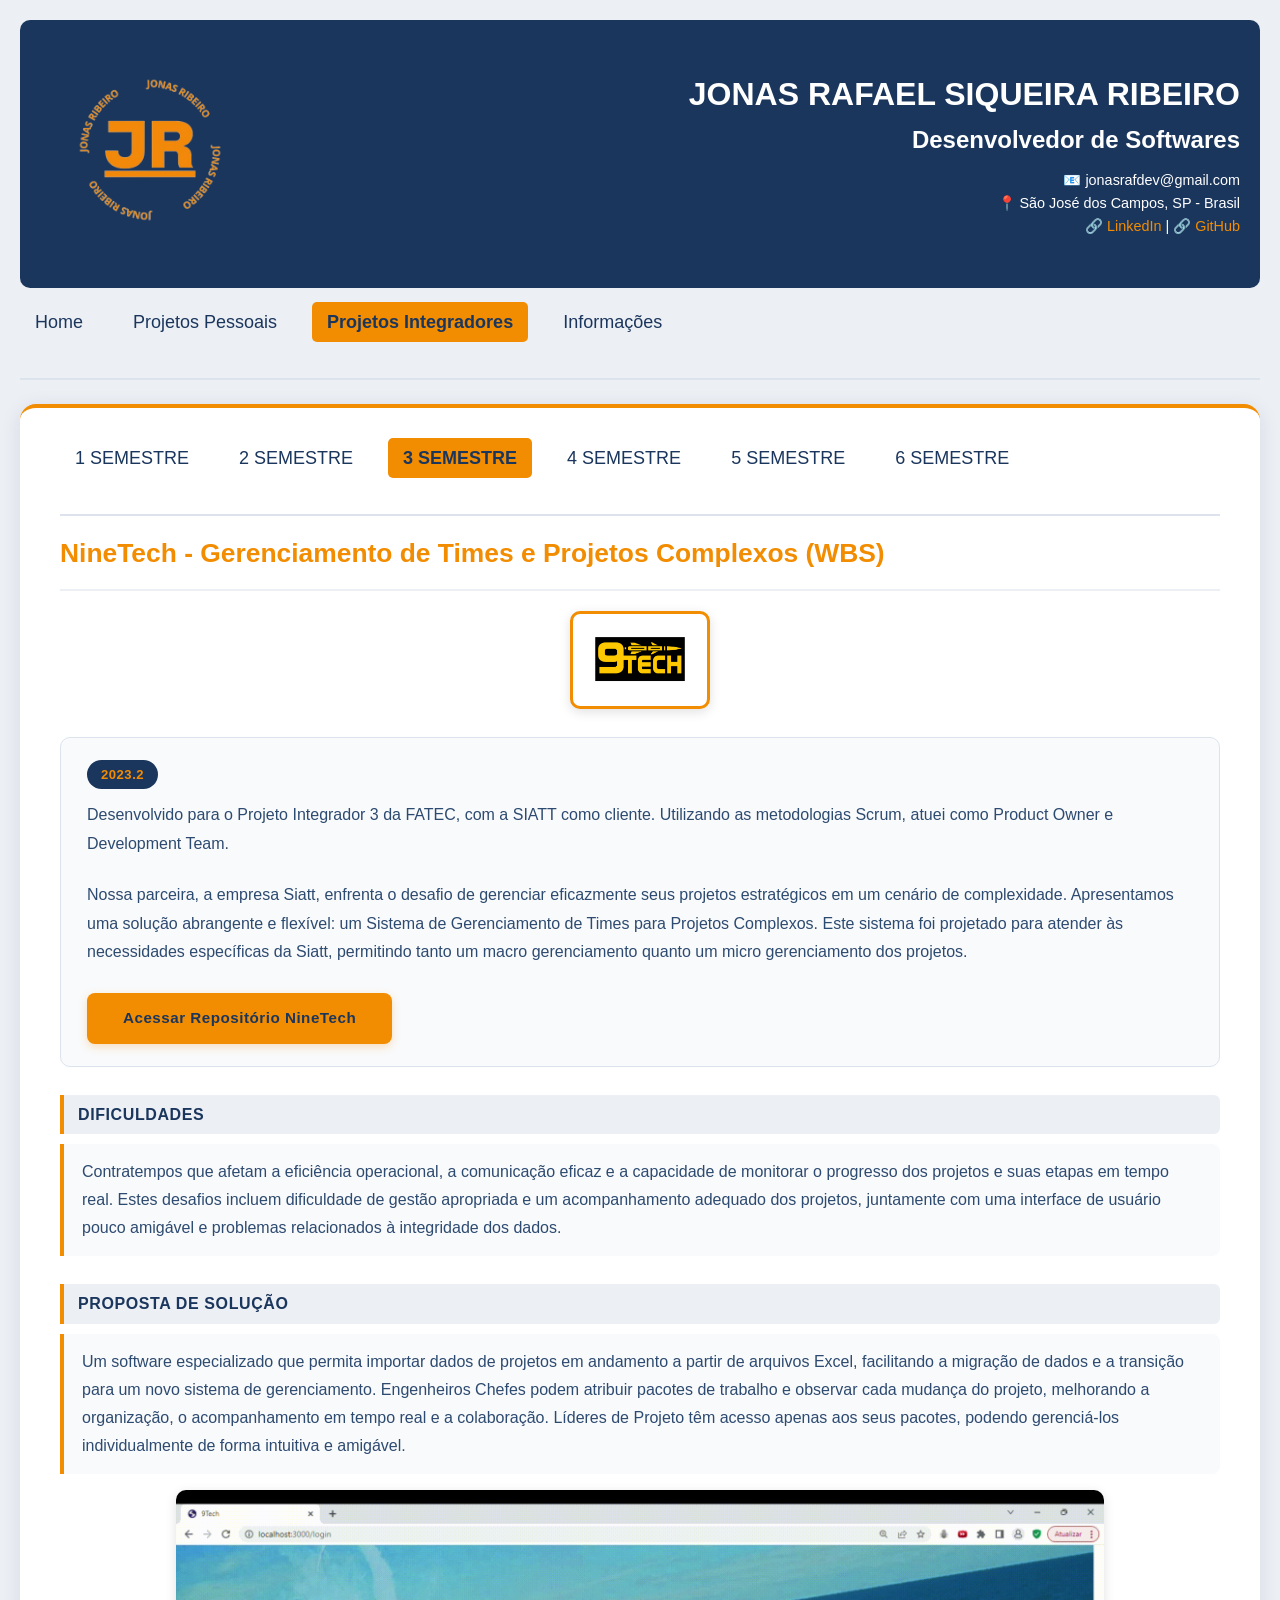
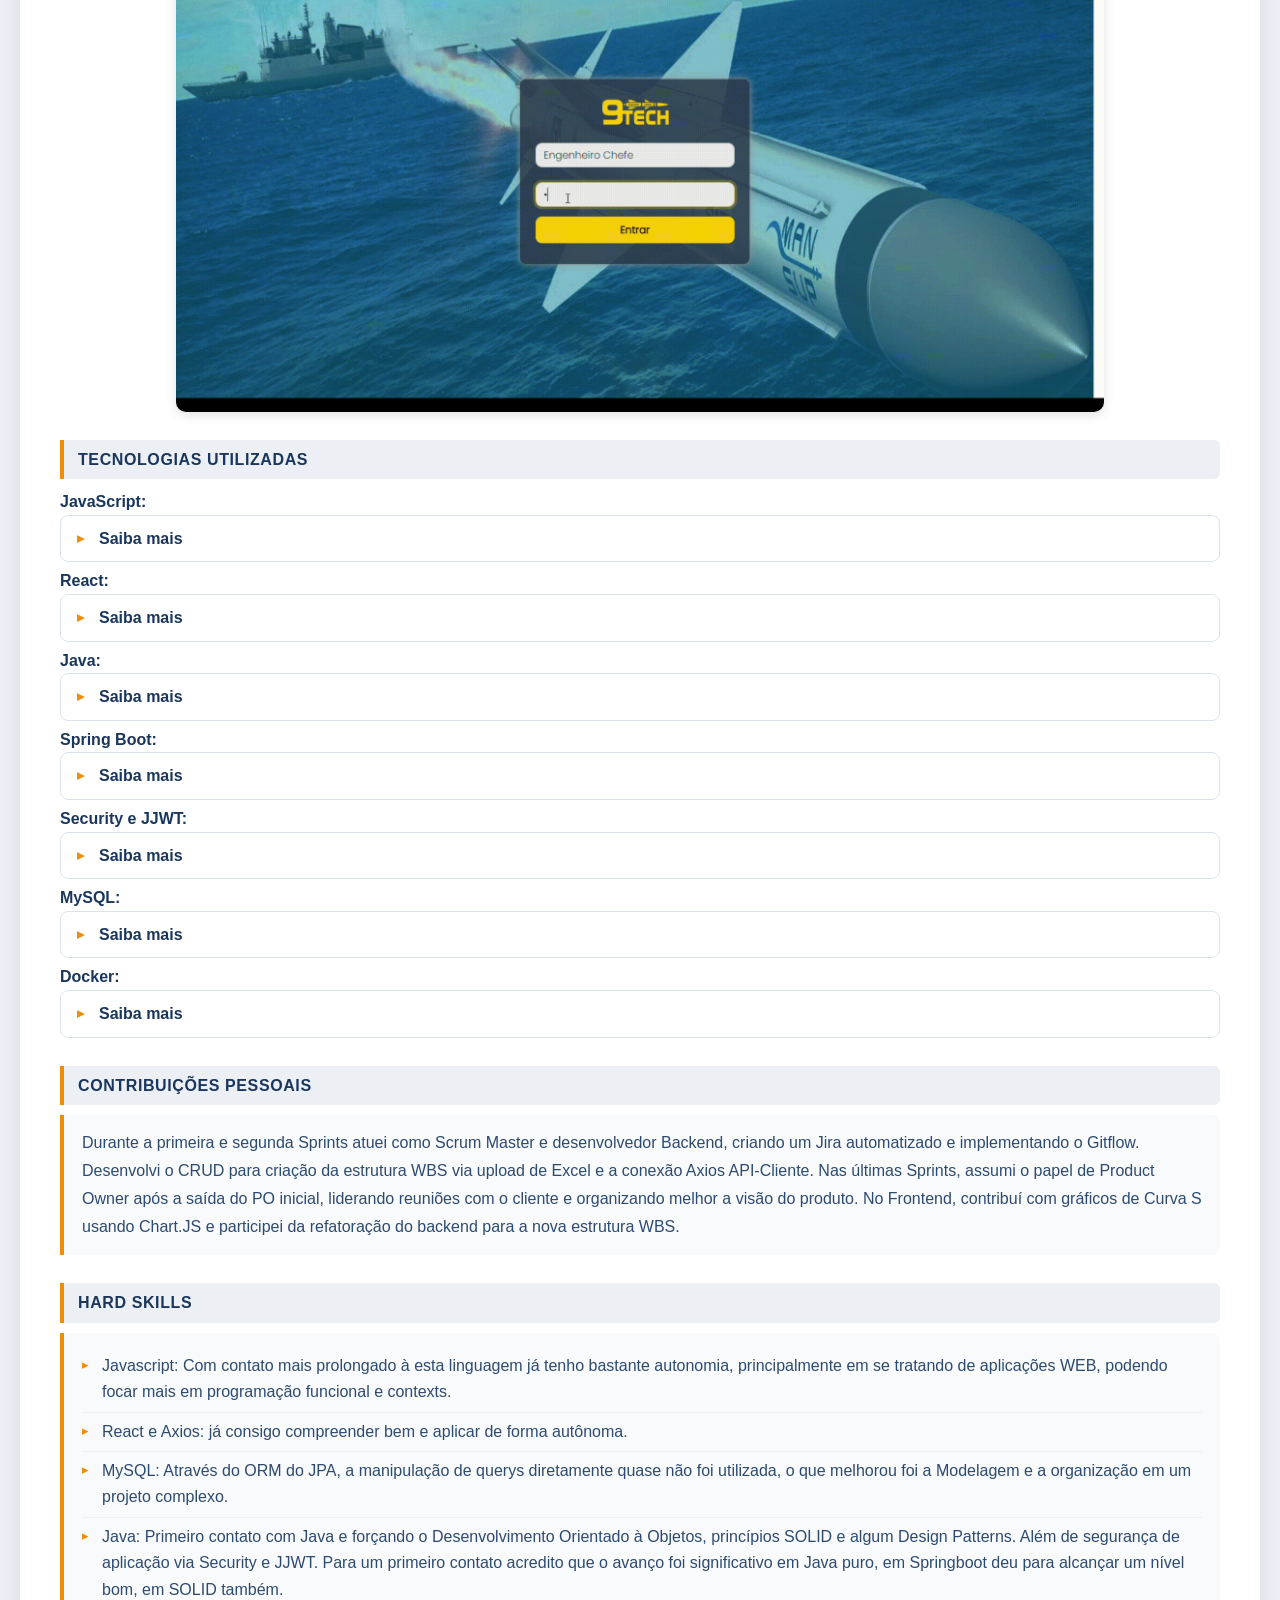
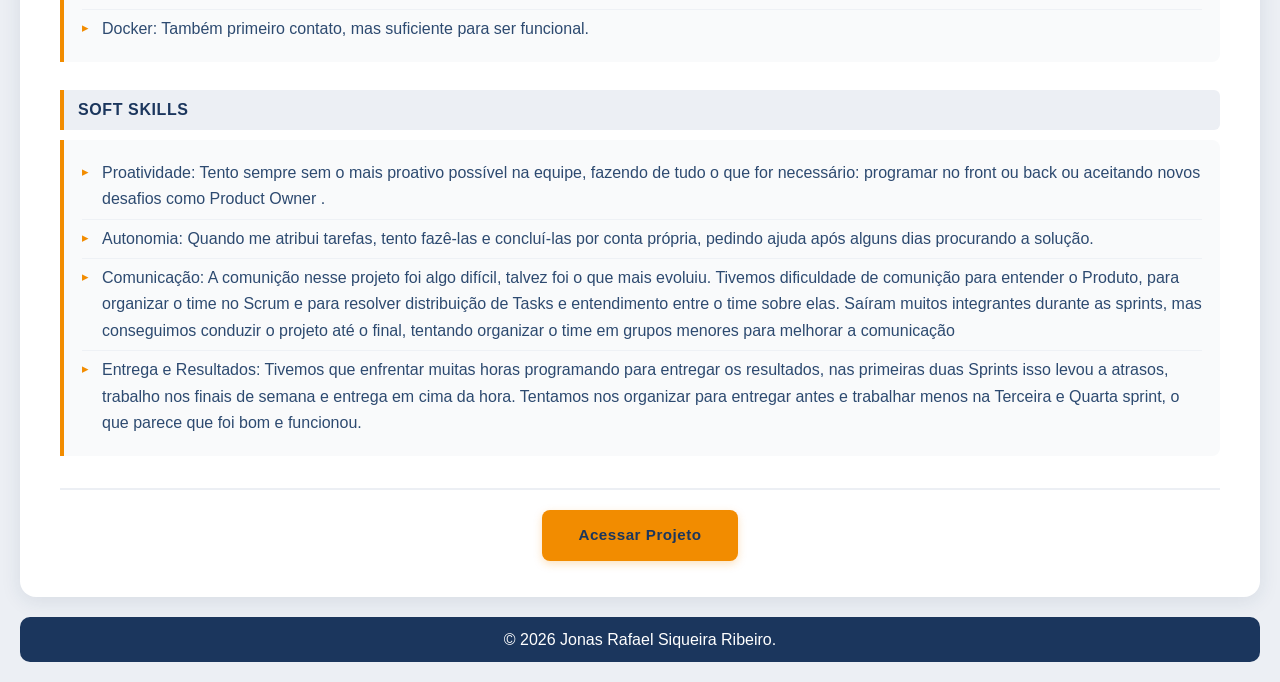
<file: docs/templates/projetos3.html>
<!DOCTYPE html>
<html lang="pt-BR">
<head>
    <meta charset="UTF-8">
    <meta name="viewport" content="width=device-width, initial-scale=1.0">
    <title>Jonas Ribeiro - Projetos</title>
    <link rel="stylesheet" href="../projetos.css">
</head>
<body>
    <header>
        <div class="header-container">
            <div class="logo">
                <img src="../img/logo.png" alt="Logo Jonas Ribeiro" />
            </div>
            <div class="info-perfil">
                <h1>JONAS RAFAEL SIQUEIRA RIBEIRO</h1>
                <h2>Desenvolvedor de Softwares</h2>
                <div class="contact-info">
                    <p>📧 jonasrafdev@gmail.com</p>
                    <p>📍 São José dos Campos, SP - Brasil</p>
                    <p>🔗 <a href="https://linkedin.com/in/jonasrsribeiro" target="_blank">LinkedIn</a> | 🔗 <a href="https://github.com/jonasrsribeiro" target="_blank">GitHub</a></p>
                </div>
            </div>
        </div>
    </header>

    <main>
        <nav class="creative-navbar">
            <ul>
                <li><a href="../index.html">Home</a></li>
                <li><a href="projetos-pessoais.html">Projetos Pessoais</a></li>
                <li><a href="projetos.html" class="active">Projetos Integradores</a></li>
                <li><a href="informacoes.html">Informações</a></li>
            </ul>
        </nav>
        <br>
        <hr>
        <section class="projetos-container">
            <article class="projeto-item">
                <nav class="creative-navbar">
                    <ul>
                        <li><a href="projetos.html">1 SEMESTRE</a></li>
                        <li><a href="projetos2.html">2 SEMESTRE</a></li>
                        <li><a href="projetos3.html" class="active">3 SEMESTRE</a></li>
                        <li><a href="projetos4.html">4 SEMESTRE</a></li>
                        <li><a href="projetos5.html">5 SEMESTRE</a></li>
                        <li><a href="projetos6.html">6 SEMESTRE</a></li>
                    </ul>
                </nav>
                <br>
                <hr>
                <h2>NineTech - Gerenciamento de Times e Projetos Complexos (WBS)</h2>
    <p style="text-align: center;">
        <img src="../img/logo 9 tech.png" alt="logo NineTech" class="projeto-logo">
    </p>
    <div class="projeto-intro">
        <span class="projeto-ano">2023.2</span>
        <p>Desenvolvido para o Projeto Integrador 3 da FATEC, com a SIATT como cliente. Utilizando as metodologias Scrum, atuei como Product Owner e Development Team.</p>
        <p>Nossa parceira, a empresa Siatt, enfrenta o desafio de gerenciar eficazmente seus projetos estratégicos em um cenário de complexidade. Apresentamos uma solução abrangente e flexível: um Sistema de Gerenciamento de Times para Projetos Complexos. Este sistema foi projetado para atender às necessidades específicas da Siatt, permitindo tanto um macro gerenciamento quanto um micro gerenciamento dos projetos.</p>
        <a href="https://github.com/jonasrsribeiro/nine-tech-documentation" target="_blank" class="btn">Acessar Repositório NineTech</a>
    </div>

    <h3>Dificuldades</h3>
    <blockquote>
        Contratempos que afetam a eficiência operacional, a comunicação eficaz e a capacidade de monitorar o progresso dos projetos e suas etapas em tempo real. Estes desafios incluem dificuldade de gestão apropriada e um acompanhamento adequado dos projetos, juntamente com uma interface de usuário pouco amigável e problemas relacionados à integridade dos dados.
    </blockquote>

    <h3>Proposta de Solução</h3>
    <blockquote>
        Um software especializado que permita importar dados de projetos em andamento a partir de arquivos Excel, facilitando a migração de dados e a transição para um novo sistema de gerenciamento. Engenheiros Chefes podem atribuir pacotes de trabalho e observar cada mudança do projeto, melhorando a organização, o acompanhamento em tempo real e a colaboração. Líderes de Projeto têm acesso apenas aos seus pacotes, podendo gerenciá-los individualmente de forma intuitiva e amigável.
    </blockquote>

    <p style="text-align: center;">
        <img src="../img/gif9.gif" alt="Demonstração do Projeto NineTech">
    </p>

    <h3>Tecnologias Utilizadas</h3>
    <ul>
        <li>
            <strong>JavaScript:</strong>
            <details>
                <summary>Saiba mais</summary>
                JavaScript é uma linguagem de programação de alto nível, amplamente utilizada para desenvolvimento web. Ela permite a criação de interações dinâmicas em páginas web e é suportada pelos navegadores modernos. O JavaScript foi muito importante para o desenvolvimento do front-end, principalmente por possibilitar chamar a API em Java, através de requisições assíncronas, de forma atualizar dinamicamente, por meio de interação do Usuário com o DOM, páginas em HTML e CSS.
            </details>
        </li>
        <li>
            <strong>React:</strong>
            <details>
                <summary>Saiba mais</summary>
                React é uma biblioteca de JavaScript para construção de interfaces de usuário (UI). Desenvolvida pelo Facebook, ela permite a criação de componentes reutilizáveis que atualizam automaticamente quando os dados mudam. React é amplamente usado no desenvolvimento de aplicações web interativas e single-page. > _Essa biblioteca desempenhou um papel vital no avanço do front-end, permitindo uma abordagem fluida, atualizando partes específicas da página sem recarregar tudo. Através dele foi possível gerenciar o estado da aplicação de maneira mais simples, proporcionando uma experiência de usuário mais responsiva.
            </details>
        </li>
        <li>
            <strong>Java:</strong>
            <details>
                <summary>Saiba mais</summary>
                Java é uma linguagem de programação de propósito geral conhecida por sua portabilidade, segurança e robustez. É frequentemente usada para desenvolvimento de aplicativos empresariais e sistemas distribuídos. Desempenhou um papel fundamental no desenvolvimento back-end, fornecendo uma base sólida para a construção de sistemas distribuídos e aplicações escaláveis. Auxiliou o aprendizado em Programação Orientada a Objetos.
            </details>
        </li>
        <li>
            <strong>Spring Boot:</strong>
            <details>
                <summary>Saiba mais</summary>
                FSpring Boot é um framework em Java que simplifica o desenvolvimento de aplicativos baseados em Spring. Ele facilita a criação de aplicativos Java robustos, oferecendo configurações padrão e uma estrutura simplificada. Reduziu a carga de trabalho dos desenvolvedores, permitindo maior concentração na lógica de negócios.
            </details>
        </li>
        <li>
            <strong>Security e JJWT:</strong>
            <details>
                <summary>Saiba mais</summary>
                "Security" geralmente refere-se a práticas e bibliotecas para garantir a segurança de um sistema. JJWT (JSON Web Token) é uma especificação para criar tokens de acesso baseados em JSON, frequentemente usados para autenticação e autorização em aplicativos web. Com o Spring Security e o JJWT, a proteção de APIs e a implementação de autenticação e autorização ficaram mais simples e eficazes.
            </details>
        </li>
        <li>
            <strong>MySQL:</strong>
            <details>
                <summary>Saiba mais</summary>
                MySQL é um sistema de gerenciamento de banco de dados relacional de código aberto. Ele é amplamente utilizado para armazenar e recuperar dados em aplicativos, oferecendo desempenho confiável e suporte para consultas complexas. Escolha comum e segura, devido à utilização anterior por parte da equipe, para armazenar dados de maneira estruturada. É uma solução eficaz para organizar grandes conjuntos de informações, sendo especialmente valioso em aplicações web.
            </details>
        </li>
        <li>
            <strong>Docker:</strong>
            <details>
                <summary>Saiba mais</summary>
                Docker é uma plataforma de contêinerização que permite empacotar, distribuir e executar aplicativos em contêineres. Contêineres são unidades isoladas que encapsulam todos os requisitos de software e suas dependências, garantindo consistência em diferentes ambientes._ > _Primeiro contato da equipe com contêinerização, utilizamos basicamente para o MySQL para manter consistência entre o time, durante o desenvolvimento da aplicação.
            </details>
        </li>
    </ul>

    <h3>Contribuições Pessoais</h3>
    <blockquote>
        Durante a primeira e segunda Sprints atuei como Scrum Master e desenvolvedor Backend, criando um Jira automatizado e implementando o Gitflow. Desenvolvi o CRUD para criação da estrutura WBS via upload de Excel e a conexão Axios API-Cliente. Nas últimas Sprints, assumi o papel de Product Owner após a saída do PO inicial, liderando reuniões com o cliente e organizando melhor a visão do produto. No Frontend, contribuí com gráficos de Curva S usando Chart.JS e participei da refatoração do backend para a nova estrutura WBS.
    </blockquote>

    <h3>Hard Skills</h3>
    <blockquote>
        <ul>
            <li>Javascript: Com contato mais prolongado à esta linguagem já tenho bastante autonomia, principalmente em se tratando de aplicações WEB, podendo focar mais em programação funcional e contexts.</li>
            <li>React e Axios: já consigo compreender bem e aplicar de forma autônoma.</li>
            <li>MySQL: Através do ORM do JPA, a manipulação de querys diretamente quase não foi utilizada, o que melhorou foi a Modelagem e a organização em um projeto complexo.</li>
            <li>Java: Primeiro contato com Java e forçando o Desenvolvimento Orientado à Objetos, princípios SOLID e algum Design Patterns. Além de segurança de aplicação via Security e JJWT. Para um primeiro contato acredito que o avanço foi significativo em Java puro, em Springboot deu para alcançar um nível bom, em SOLID também.</li>
            <li>Docker: Também primeiro contato, mas suficiente para ser funcional. </li>
        </ul>
    </blockquote>

    <h3>Soft Skills</h3>
    <blockquote>
        <ul>
            <li>Proatividade: Tento sempre sem o mais proativo possível na equipe, fazendo de tudo o que for necessário: programar no front ou back ou aceitando novos desafios como Product Owner .</li>
            <li>Autonomia: Quando me atribui tarefas, tento fazê-las e concluí-las por conta própria, pedindo ajuda após alguns dias procurando a solução.</li>
            <li>Comunicação: A comunição nesse projeto foi algo difícil, talvez foi o que mais evoluiu. Tivemos dificuldade de comunição para entender o Produto, para organizar o time no Scrum e para resolver distribuição de Tasks e entendimento entre o time sobre elas. Saíram muitos integrantes durante as sprints, mas conseguimos conduzir o projeto até o final, tentando organizar o time em grupos menores para melhorar a comunicação</li>
            <li>Entrega e Resultados: Tivemos que enfrentar muitas horas programando para entregar os resultados, nas primeiras duas Sprints isso levou a atrasos, trabalho nos finais de semana e entrega em cima da hora. Tentamos nos organizar para entregar antes e trabalhar menos na Terceira e Quarta sprint, o que parece que foi bom e funcionou.</li>
        </ul>
    </blockquote>

    <div class="btn-wrapper">
        <a href="https://github.com/jonasrsribeiro/nine-tech-documentation" class="btn">Acessar Projeto</a>
    </div>
</article>
        </section>
    </main>

    <footer>
        <p>&copy; 2026 Jonas Rafael Siqueira Ribeiro.</p>
    </footer>
</body>
</html>
</file>
<file: docs/styles.css>
/* Reset básico */
* {
    margin: 0;
    padding: 0;
    box-sizing: border-box;
    font-family: 'Arial', sans-serif;
}

body {
    background-color: #ECEFF4;
    color: #1B365D;
    line-height: 1.6;
    padding: 20px;
    min-height: 100vh;
    display: flex;
    flex-direction: column;
}

header {
    display: flex;
    align-items: center;
    background-color: #1B365D;
    color: white;
    padding: 20px;
    border-radius: 10px;
    margin-bottom: 20px;
}

.header-container {
    display: flex;
    align-items: center;
    gap: 20px;
    width: 100%;
}

.logo img {
    width: 220px;
    height: auto;
}

.sobre-mim {
    display: flex;
    align-items: center; /* Centraliza verticalmente */
    justify-content: center; /* Centraliza horizontalmente */
    gap: 40px; /* Espaço entre a foto e o texto */
    text-align: center;
    padding: 40px 20px; /* Espaço interno opcional */
}

.foto-perfil img {
    max-width: 300px;
    height: auto;
    aspect-ratio: 1 / 1;
    border: 4px solid #F28C00;
    border-radius: 50%;
    object-fit: cover;
    flex: 1;
    text-align: right;
}

.info-perfil {
    flex-grow: 1;
    text-align: right;
}

.contact-info {
    margin-top: 10px;
    font-size: 0.9em;
}

.contact-info a {
    color: #F28C00;
    text-decoration: none;
}

.contact-info a:hover {
    text-decoration: underline;
}

.skills {
    display: flex;
    flex-wrap: wrap;
    gap: 10px;
    margin-bottom: 20px;
}

.skills span {
    background-color: #1B365D;
    color: white;
    padding: 5px 10px;
    border-radius: 5px;
    font-size: 0.9em;
}

.projeto {
    margin-bottom: 20px;
}

.projeto h3 {
    color: #F28C00;
    margin-bottom: 5px;
}

footer {
    text-align: center;
    margin-top: 20px;
    padding: 10px;
    background-color: #1B365D;
    color: white;
    border-radius: 10px;
}

.nav-container {
    display: flex;
    align-items: center;
    gap: 20px;
    width: 100%;
}

.creative-navbar ul {
    list-style: none;
    display: flex;
    flex-wrap: wrap;
    gap: 20px;
    margin-top: 12px;
}

.creative-navbar ul li {
    position: relative;
}

.creative-navbar ul li a {
    text-decoration: none;
    color: #1B365D;
    font-size: 18px;
    padding: 10px 15px;
    border-radius: 5px;
    transition: all 0.3s ease;
    flex: 1;
}

.creative-navbar ul li a:hover {
    background-color: #F28C00;
    color: #1B365D;
    box-shadow: 0 4px 6px rgba(0, 0, 0, 0.1);
}

.creative-navbar ul li a.active {
    background-color: #F28C00;
    color: #1B365D;
    font-weight: bold;
}

.secao-home {
    margin-top: 20px;
}

main {
    flex: 1;
    display: flex;
    align-items: center;
    justify-content: center;
}

/* === Responsividade === */
@media (max-width: 768px) {
    body {
        padding: 12px;
    }

    .header-container {
        flex-direction: column;
        text-align: center;
    }

    .logo img {
        width: 140px;
    }

    .info-perfil {
        text-align: center;
    }

    .creative-navbar ul {
        flex-wrap: wrap;
        gap: 8px;
    }

    .creative-navbar ul li a {
        font-size: 15px;
        padding: 8px 10px;
    }

    .sobre-mim {
        flex-direction: column;
        gap: 20px;
    }

    .foto-perfil img {
        max-width: 200px;
    }
}

@media (max-width: 480px) {
    body {
        padding: 8px;
    }

    .info-perfil h1 {
        font-size: 1.1em;
    }

    .info-perfil h2 {
        font-size: 0.95em;
    }

    .creative-navbar ul li a {
        font-size: 13px;
        padding: 6px 8px;
    }
}
</file>
<file: docs/informacoes.css>
/* Reset básico */
* {
    margin: 0;
    padding: 0;
    box-sizing: border-box;
    font-family: 'Arial', sans-serif;
}

body {
    background-color: #ECEFF4;
    color: #1B365D;
    line-height: 1.6;
    padding: 20px;
}

header {
    display: flex;
    align-items: center;
    background-color: #1B365D;
    color: white;
    padding: 20px;
    border-radius: 10px;
    margin-bottom: 20px;
}

.header-container {
    display: flex;
    align-items: center;
    gap: 20px;
    width: 100%;
}

.logo img {
    width: 220px;
    height: auto;
}

.sobre-mim {
    display: flex;
    justify-content: space-between;
    align-items: center;
    gap: 20px;
}

.foto-perfil img {
    max-width: 300px;
    height: auto;
    aspect-ratio: 1 / 1;
    border: 4px solid #F28C00;
    border-radius: 50%;
    object-fit: cover;
    flex: 1;
    text-align: right;
}

.info-perfil {
    flex-grow: 1;
    text-align: right;
}

.contact-info {
    margin-top: 10px;
    font-size: 0.9em;
}

.contact-info a {
    color: #F28C00;
    text-decoration: none;
}

.contact-info a:hover {
    text-decoration: underline;
}

.skills {
    display: flex;
    flex-wrap: wrap;
    gap: 10px;
    margin-bottom: 20px;
}

.skills span {
    background-color: #1B365D;
    color: white;
    padding: 5px 10px;
    border-radius: 5px;
    font-size: 0.9em;
}

.projeto {
    margin-bottom: 20px;
}

.projeto h3 {
    color: #F28C00;
    margin-bottom: 5px;
}

footer {
    text-align: center;
    margin-top: 20px;
    padding: 10px;
    background-color: #1B365D;
    color: white;
    border-radius: 10px;
}

.nav-container {
    display: flex;
    align-items: center;
    gap: 20px;
    width: 100%;
}

.creative-navbar ul {
    list-style: none;
    display: flex;
    flex-wrap: wrap;
    gap: 20px;
}

.creative-navbar ul li {
    position: relative;
}

.creative-navbar ul li a {
    text-decoration: none;
    color: #1B365D;
    font-size: 18px;
    padding: 10px 15px;
    border-radius: 5px;
    transition: all 0.3s ease;
    flex: 1;
}

.creative-navbar ul li a:hover {
    background-color: #F28C00;
    color: #1B365D;
    box-shadow: 0 4px 6px rgba(0, 0, 0, 0.1);
}

.creative-navbar ul li a.active {
    background-color: #F28C00;
    color: #1B365D;
    font-weight: bold;
}

.secao-home {
    margin-top: 20px;
}

/* === Página de Informações === */

hr {
    border: none;
    border-top: 2px solid #dde3ec;
    margin: 16px 0;
}

.projetos-container {
    margin-top: 24px;
    padding: 36px 40px;
    background-color: #FFFFFF;
    border-radius: 16px;
    box-shadow: 0 4px 20px rgba(27, 54, 93, 0.10);
    border-top: 4px solid #F28C00;
}

/* Título da página */
.projeto-item h2 {
    color: #F28C00;
    font-size: 1.65em;
    font-weight: 700;
    margin-bottom: 24px;
    padding-bottom: 14px;
    border-bottom: 2px solid #ECEFF4;
}

/* Subtítulos de seção */
.projeto-item > ul > li > h3 {
    color: #1B365D;
    font-size: 1em;
    font-weight: 700;
    text-transform: uppercase;
    letter-spacing: 0.6px;
    margin: 0 0 12px;
    padding: 7px 14px;
    background-color: #ECEFF4;
    border-left: 4px solid #F28C00;
    border-radius: 0 6px 6px 0;
}

/* Itens principais da lista (Resumo, Experiência, Habilidades...) */
.projeto-item > ul {
    list-style: none;
    padding-left: 0;
    display: flex;
    flex-direction: column;
    gap: 28px;
}

.projeto-item > ul > li {
    padding-bottom: 24px;
    border-bottom: 1px solid #eef1f5;
}

.projeto-item > ul > li:last-child {
    border-bottom: none;
    padding-bottom: 0;
}

/* Resumo em blockquote */
.projeto-item blockquote {
    background-color: #F9FAFB;
    border-left: 4px solid #F28C00;
    padding: 14px 18px;
    margin: 8px 0 0;
    border-radius: 0 8px 8px 0;
    line-height: 1.75;
    color: #2d4a70;
    font-style: italic;
}

/* Itens de experiência como cards */
.projeto-item > ul > li > ul {
    list-style: none;
    padding-left: 0;
    display: flex;
    flex-direction: column;
    gap: 14px;
}

.projeto-item > ul > li > ul > li {
    background-color: #F9FAFB;
    border: 1px solid #dde3ec;
    border-left: 4px solid #1B365D;
    border-radius: 0 8px 8px 0;
    padding: 14px 18px;
    line-height: 1.7;
}

/* Sub-itens dentro dos cards de experiência */
.projeto-item > ul > li > ul > li blockquote {
    background-color: transparent;
    border-left: none;
    padding: 6px 0 0;
    margin: 6px 0 0;
    border-top: 1px dashed #dde3ec;
    font-style: normal;
    font-size: 0.93em;
}

.projeto-item > ul > li > ul > li blockquote li {
    list-style: none;
    padding: 3px 0 3px 18px;
    position: relative;
    color: #2d4a70;
}

.projeto-item > ul > li > ul > li blockquote li::before {
    content: '▸';
    color: #F28C00;
    position: absolute;
    left: 0;
    font-size: 0.82em;
    top: 5px;
}

/* Itens de Formação Acadêmica */
.projeto-item > ul > li:nth-child(2) > ul > li {
    border-left-color: #F28C00;
}

/* === Responsividade === */
@media (max-width: 768px) {
    body {
        padding: 12px;
    }

    .header-container {
        flex-direction: column;
        text-align: center;
    }

    .logo img {
        width: 140px;
    }

    .info-perfil {
        text-align: center;
    }

    .creative-navbar ul {
        flex-wrap: wrap;
        gap: 8px;
    }

    .creative-navbar ul li a {
        font-size: 15px;
        padding: 8px 10px;
    }

    .projetos-container {
        padding: 15px;
        margin-top: 20px;
    }
}

@media (max-width: 480px) {
    body {
        padding: 8px;
    }

    .info-perfil h1 {
        font-size: 1.1em;
    }

    .info-perfil h2 {
        font-size: 0.95em;
    }

    .creative-navbar ul li a {
        font-size: 13px;
        padding: 6px 8px;
    }
}
</file>
<file: docs/projetos.css>
/* Reset básico */
* {
    margin: 0;
    padding: 0;
    box-sizing: border-box;
    font-family: 'Arial', sans-serif;
}

body {
    background-color: #ECEFF4;
    color: #1B365D;
    line-height: 1.6;
    padding: 20px;
}

header {
    display: flex;
    align-items: center;
    background-color: #1B365D;
    color: white;
    padding: 20px;
    border-radius: 10px;
    margin-bottom: 20px;
}

.header-container {
    display: flex;
    align-items: center;
    gap: 20px;
    width: 100%;
}

.logo img {
    width: 220px;
    height: auto;
}

.sobre-mim {
    display: flex;
    justify-content: space-between;
    align-items: center;
    gap: 20px;
}

.foto-perfil img {
    max-width: 300px;
    height: auto;
    aspect-ratio: 1 / 1;
    border: 4px solid #F28C00;
    border-radius: 50%;
    object-fit: cover;
    flex: 1;
    text-align: right;
}

.info-perfil {
    flex-grow: 1;
    text-align: right;
}

.contact-info {
    margin-top: 10px;
    font-size: 0.9em;
}

.contact-info a {
    color: #F28C00;
    text-decoration: none;
}

.contact-info a:hover {
    text-decoration: underline;
}

.skills {
    display: flex;
    flex-wrap: wrap;
    gap: 10px;
    margin-bottom: 20px;
}

.skills span {
    background-color: #1B365D;
    color: white;
    padding: 5px 10px;
    border-radius: 5px;
    font-size: 0.9em;
}

.projeto {
    margin-bottom: 20px;
}

.projeto h3 {
    color: #F28C00;
    margin-bottom: 5px;
}

footer {
    text-align: center;
    margin-top: 20px;
    padding: 10px;
    background-color: #1B365D;
    color: white;
    border-radius: 10px;
}

.nav-container {
    display: flex;
    align-items: center;
    gap: 20px;
    width: 100%;
}

.creative-navbar ul {
    list-style: none;
    display: flex;
    flex-wrap: wrap;
    gap: 20px;
}

.creative-navbar ul li {
    position: relative;
}

.creative-navbar ul li a {
    text-decoration: none;
    color: #1B365D;
    font-size: 18px;
    padding: 10px 15px;
    border-radius: 5px;
    transition: all 0.3s ease;
    flex: 1;
}

.creative-navbar ul li a:hover {
    background-color: #F28C00;
    color: #1B365D;
    box-shadow: 0 4px 6px rgba(0, 0, 0, 0.1);
}

.creative-navbar ul li a.active {
    background-color: #F28C00;
    color: #1B365D;
    font-weight: bold;
}

.secao-home {
    margin-top: 20px;
}

.bloqueado {
    opacity: 0.45;
    cursor: not-allowed;
    pointer-events: none;
}

/* === Página de Projetos === */

hr {
    border: none;
    border-top: 2px solid #dde3ec;
    margin: 16px 0;
}

.projetos-container {
    margin-top: 24px;
    padding: 36px 40px;
    background-color: #FFFFFF;
    border-radius: 16px;
    box-shadow: 0 4px 20px rgba(27, 54, 93, 0.10);
    border-top: 4px solid #F28C00;
}

/* Bloco de introdução do projeto */
.projeto-intro {
    background-color: #F9FAFB;
    border: 1px solid #dde3ec;
    border-radius: 10px;
    padding: 22px 26px;
    margin-bottom: 24px;
    display: flex;
    flex-direction: column;
    gap: 12px;
}

.projeto-intro p {
    margin: 0;
    color: #2d4a70;
    line-height: 1.75;
}

.projeto-intro p a {
    color: #F28C00;
    text-decoration: none;
    font-weight: 600;
}

.projeto-intro p a:hover {
    text-decoration: underline;
}

.projeto-intro .btn {
    align-self: flex-start;
    padding: 9px 22px;
    font-size: 0.88em;
    margin-top: 4px;
}

.projeto-ano {
    display: inline-block;
    background-color: #1B365D;
    color: #F28C00;
    padding: 4px 14px;
    border-radius: 20px;
    font-size: 0.82em;
    font-weight: 700;
    letter-spacing: 0.5px;
    align-self: flex-start;
}

/* Logo do projeto */
.projeto-logo {
    max-width: 140px !important;
    padding: 14px;
    background-color: #fff;
    border: 3px solid #F28C00;
    border-radius: 14px;
    box-shadow: 0 4px 16px rgba(242, 140, 0, 0.18);
    margin: 8px auto 28px !important;
}

/* Título do projeto */
.projeto-item h2 {
    color: #F28C00;
    font-size: 1.65em;
    font-weight: 700;
    margin-bottom: 20px;
    padding-bottom: 14px;
    border-bottom: 2px solid #ECEFF4;
}

/* Subtítulos de seção */
.projeto-item h3 {
    color: #1B365D;
    font-size: 1em;
    font-weight: 700;
    text-transform: uppercase;
    letter-spacing: 0.6px;
    margin: 28px 0 10px;
    padding: 7px 14px;
    background-color: #ECEFF4;
    border-left: 4px solid #F28C00;
    border-radius: 0 6px 6px 0;
}

/* Parágrafo de descrição */
.projeto-item p {
    line-height: 1.8;
    margin-bottom: 10px;
    color: #2d4a70;
}

/* Imagens centralizadas */
.projeto-item img {
    max-width: 80%;
    height: auto;
    border-radius: 10px;
    margin: 10px auto 20px;
    display: block;
    box-shadow: 0 3px 12px rgba(0, 0, 0, 0.12);
}

/* Citações / blocos de texto */
.projeto-item blockquote {
    background-color: #F9FAFB;
    border-left: 4px solid #F28C00;
    padding: 14px 18px;
    margin: 10px 0 16px;
    border-radius: 0 8px 8px 0;
    line-height: 1.75;
    color: #2d4a70;
}

/* Lista de tecnologias */
.projeto-item > ul {
    list-style: none;
    padding-left: 0;
    display: flex;
    flex-direction: column;
    gap: 6px;
}

.projeto-item > ul > li {
    margin-bottom: 0;
}

/* Cards das tecnologias (details/summary) */
.projeto-item details {
    background-color: #FFFFFF;
    border: 1px solid #dde3ec;
    border-radius: 8px;
    padding: 10px 16px;
    transition: border-color 0.2s ease, box-shadow 0.2s ease;
}

.projeto-item details[open] {
    border-color: #F28C00;
    box-shadow: 0 2px 10px rgba(242, 140, 0, 0.13);
}

.projeto-item summary {
    font-weight: 600;
    cursor: pointer;
    color: #1B365D;
    user-select: none;
    list-style: none;
    display: flex;
    align-items: center;
    gap: 8px;
}

.projeto-item summary::-webkit-details-marker { display: none; }

.projeto-item summary::before {
    content: '▸';
    color: #F28C00;
    font-size: 0.85em;
    transition: transform 0.2s ease;
    display: inline-block;
    width: 14px;
}

.projeto-item details[open] summary::before {
    content: '▾';
}

.projeto-item summary:hover {
    color: #F28C00;
}

/* Lista de skills dentro de blockquote */
.projeto-item blockquote ul {
    list-style: none;
    padding-left: 0;
    margin: 0;
}

.projeto-item blockquote ul li {
    padding: 6px 0 6px 20px;
    position: relative;
    border-bottom: 1px solid #eef1f5;
    line-height: 1.65;
}

.projeto-item blockquote ul li:last-child {
    border-bottom: none;
}

.projeto-item blockquote ul li::before {
    content: '▸';
    color: #F28C00;
    position: absolute;
    left: 0;
    top: 7px;
    font-size: 0.82em;
}

/* Botão de acesso ao projeto */
.btn-wrapper {
    margin-top: 32px;
    padding-top: 20px;
    border-top: 2px solid #ECEFF4;
    text-align: center;
}

.projeto-item .btn {
    display: inline-block;
    padding: 13px 36px;
    background-color: #F28C00;
    color: #1B365D;
    text-decoration: none;
    border-radius: 8px;
    font-weight: 700;
    font-size: 0.95em;
    letter-spacing: 0.5px;
    transition: all 0.25s ease;
    box-shadow: 0 3px 8px rgba(242, 140, 0, 0.25);
}

.projeto-item .btn:hover {
    background-color: #1B365D;
    color: #F28C00;
    box-shadow: 0 6px 16px rgba(27, 54, 93, 0.2);
    transform: translateY(-1px);
}

/* === Responsividade === */
@media (max-width: 768px) {
    body {
        padding: 12px;
    }

    .header-container {
        flex-direction: column;
        text-align: center;
    }

    .logo img {
        width: 140px;
    }

    .info-perfil {
        text-align: center;
    }

    .creative-navbar ul {
        flex-wrap: wrap;
        gap: 8px;
    }

    .creative-navbar ul li a {
        font-size: 15px;
        padding: 8px 10px;
    }

    .projetos-container {
        padding: 15px;
        margin-top: 20px;
    }
}

@media (max-width: 480px) {
    body {
        padding: 8px;
    }

    .info-perfil h1 {
        font-size: 1.1em;
    }

    .info-perfil h2 {
        font-size: 0.95em;
    }

    .creative-navbar ul li a {
        font-size: 13px;
        padding: 6px 8px;
    }
}
</file>
